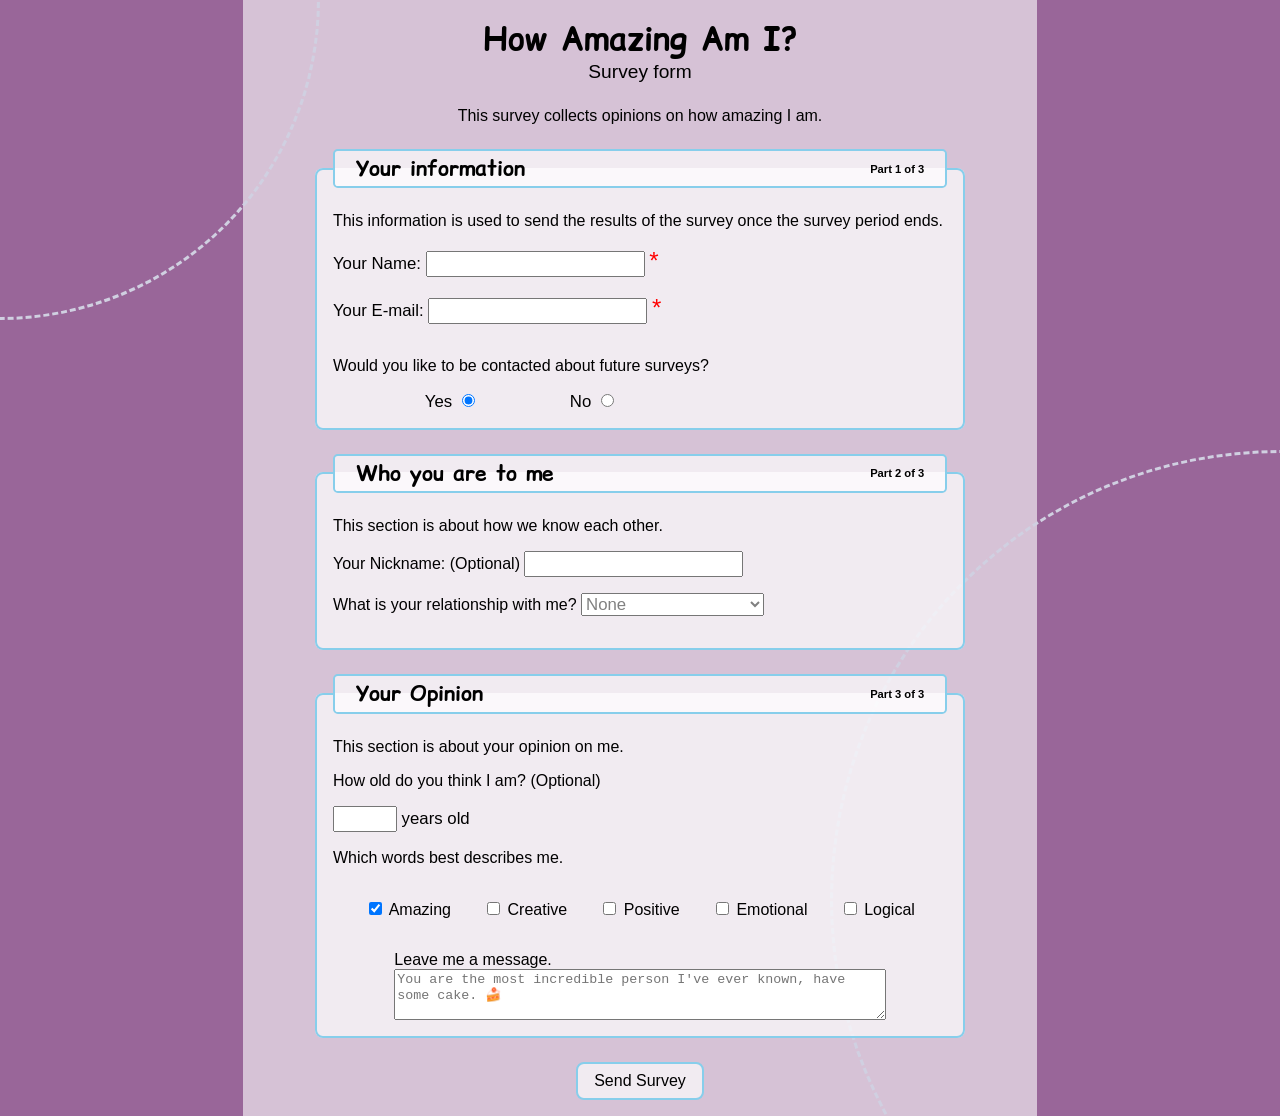
<file: survey_form/index.html>
<!DOCTYPE html>

<html lang="en">
  <head>
    <meta charset="UTF-8">
    <meta name="viewport" content="width=device-width, initial-scale=1.0">

    <meta name="description" content="A survey form to collect data about how amazing people think I am.">
    <meta name="keywords" content="survey form, have your say, I'm amazing, I'm Great, opinions,">

    <meta name="robots" content="all noarchive nocache">

    <link rel="stylesheet" href="./styles.css">

    <meta property="og:url" content="https://example.com/survey-form">
    <meta property="og:title" content="How Amazing Am I - survey form">
    <meta property="og:description" content="A survey form to collect data about how amazing people think I am.">
    <meta property="og:type" content="website">

    <meta name="application-name" content="How Amazing Am I - survey form" lang="en">
    <title>How Amazing Am I - survey form</title>

    <!-- INFO: Font: "Comic Relief" from google fonts -->
    <link rel="preconnect" href="https://fonts.googleapis.com">
    <link rel="preconnect" href="https://fonts.gstatic.com" crossorigin>
    <link href="https://fonts.googleapis.com/css2?family=Comic+Relief:wght@400;700&display=swap" rel="stylesheet">
  </head>

  <body>
    <h1><span class="main-title">How Amazing Am I?</span><span>Survey form</span></h1>
    <p>This survey collects opinions on how amazing I am.</p>

    <form method="POST" action="https://example.com">
      <fieldset>
        <legend aria-describedby="your-info">
          <span class="field-title">Your information</span>
          <span>Part 1 of 3</span>
        </legend>

        <p id="your-info">This information is used to send the results of the survey once the survey period ends.</p>

        <label for="form-name" class="required input-text">
          <span class="block">Your Name:</span>
          <input id="form-name" 
            name="name"
            type="text"
            minlength="3"
            maxlength="40"
            size="20"
            required>
        </label>

        <label for="form-email" class="required input-text">
          <span class="block">Your E-mail:</span>
          <input id="form-email"
            name="email"
            type="email"
            minlength="5"
            maxlength="40"
            size="20"
            required>
        </label>

        <div class="container-inlineblock">
          <p>Would you like to be contacted about future surveys?</p>
          <div class="container">
            <label for="form-happy-radio" class="input-text no-margin">
              Yes
              <input id="form-happy-radio" 
                name="contact-about-future-surveys" 
                type="radio" 
                value="yes" 
                checked>
            </label>

            <label for="form-sad-radio" class="input-text no-margin">
              No
              <input id="form-sad-radio" 
                name="contact-about-future-surveys" 
                type="radio" 
                value="no">
            </label>
          </div>
        </div>
      </fieldset>

      <fieldset>
        <legend aria-describedby="our-recognition">
          <span class="field-title">Who you are to me</span>
          <span>Part 2 of 3</span>
        </legend>

        <p id="our-recognition">This section is about how we know each other.</p>

        <label for="form-nick-name">
          Your Nickname:<span class="optional"></span>
          <input id="form-nick-name"
          type="text"
          maxlength="20"
          size="20">
        </label>

        <label for="form-relationship">
          What is your relationship with me?
          <select id="form-relationship" 
            class="input-text" 
            name="relationship">
            <option class="placeholder-text"
              value=""
              disabled>-- Relationship type --</option>
            <option value="none">None</option>
            <option value="aquaintance">Aquaintance</option>
            <option value="colleague">Colleague</option>
            <option value="class-mate">Class mate</option>
            <option value="firend">Friend</option>
            <option value="best-friend">Best friend</option>
            <option value="business-partner">Business partner</option>
            <option value="romantic-partner">Romantic partner</option>
            <option value="child">My child</option>
            <option value="parent">Parent</option>
            <option value="other-family-member">Other family member</option>
            <option value="other">Other</option>
          </select>
        </label>
      </fieldset> 

      <fieldset>
        <legend aria-describedby="form-opinion">
          <span class="field-title">Your Opinion</span>
          <span>Part 3 of 3</span>
        </legend>

        <p id="form-opinion">This section is about your opinion on me.</p>

        <p class="optional">How old do you think I am?</p>
        <label for="form-age" class="input-text">
            <input id="form-age"
            aria-describedby="form-age-measure"
            name="age-guess"
            type="number"
            min="0"
            max="150">
            <span id="form-age-measure">years old</span>
        </label>

        <p>Which words best describes me.</p>

        <div class="container">
          <label for="form-iam-amazing">
            <input
              id="form-iam-amazing"
              type="checkbox"
              name="amazing"
              value="describes-me"
              checked
            >
            Amazing
          </label>
          <label for="form-iam-creative">
            <input
              id="form-iam-creative"
              type="checkbox"
              name="creative"
              value="describes-me"
            >
            Creative
          </label>
          <label for="form-iam-positive">
            <input
              id="form-iam-positive"
              type="checkbox"
              name="positive"
              value="describes-me"
            >
            Positive
          </label>
          <label for="form-iam-emotional">
            <input
              id="form-iam-emotional"
              type="checkbox"
              name="emotional"
              value="describes-me"
            >
            Emotional
          </label>
          <label for="form-iam-logical">
            <input
              id="form-iam-logical"
              type="checkbox"
              name="logical"
              value="describes-me"
            >
            Logical
          </label>
        </div>

        <div>
          <label 
            for="form-message-area" 
            class="max-content no-margin">Leave me a message.</label>
          <textarea
            id="form-message-area"
            name="message-area"
            cols="40"
            rows="3"
            maxlength="50"
            placeholder="You are the most incredible person I've ever known, have some cake. 🍰"
          ></textarea>
        </div>
      </fieldset>

      <button type="submit">Send Survey</button>
    </form>

    <div class="background-style one" aria-hidden="true"></div>
    <div class="background-style two" aria-hidden="true"></div>

  </body>
</html>
</file>
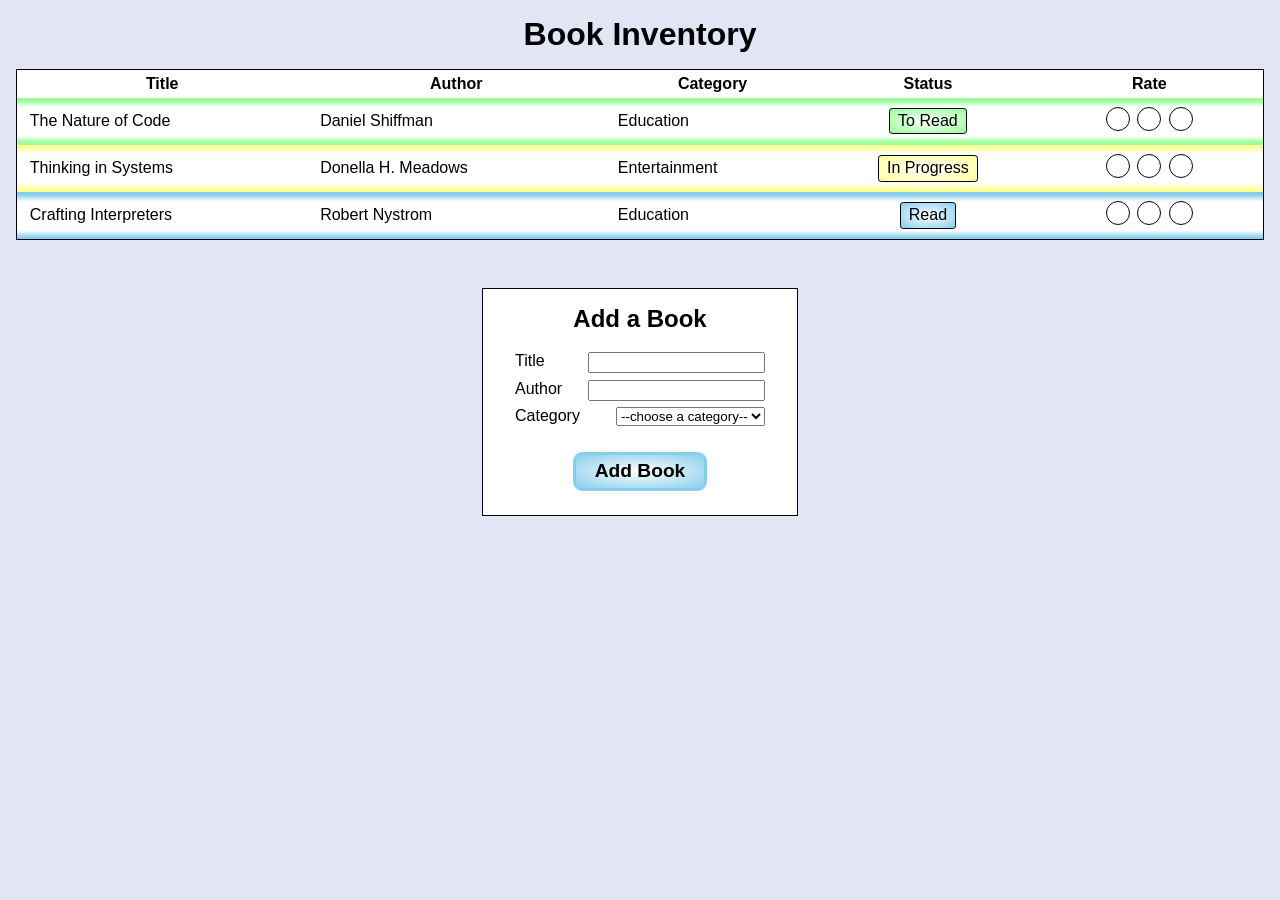
<file: cirts/inventory-app/index.html>
<!DOCTYPE html>

<html lang="en">
  <head>
    <meta charset="UTF-8">
    <meta name="viewport" content="width=device-width, initial-scale=1.0">

    <meta name="description" content="A book inventory application to keep track of books on a reading list.">
    <meta name="keywords" content="book, inventory, track, reading, progress">

    <meta name="robots" content="all noarchive nocache">

    <link rel="stylesheet" href="./styles.css">

    <meta property="og:title" content="Book Inventory">
    <meta property="og:description" content="A book inventory application to keep track of books on a reading list.">
    <meta property="og:type" content="website">

    <meta name="application-name" content="Book Inventory" lang="en">
    <title>Book Inventory</title>
  </head>

  <body>
    <!-- NOTE: Tests are to restricting, 
          they dont allow additional columns or extra areas to add 
          buttons for updating Status or rating area 
    -->

    <h1>Book Inventory</h1>
    <table>
      <thead>
        <tr>
          <th>Title</th>
          <th>Author</th>
          <th>Category</th>
          <th>Status</th>
          <th>Rate</th>
        </tr>
      </thead>
      <tbody>
        <tr class="to-read">
          <td>The Nature of Code</td>
          <td>Daniel Shiffman</td>
          <td>Education</td>
          <td>
            <span class="status">To Read</span>
          </td>
          <td>
            <span class="rate">
              <span></span>
              <span></span>
              <span></span>
            </span>
          </td>
        </tr>

        <tr id="1" class="in-progress">
          <td>Thinking in Systems</td>
          <td>Donella H. Meadows</td>
          <td>Entertainment</td>
          <td>
            <span class="status">In Progress</span>
          </td>
          <td>
            <!-- add class to element, one, two or three, if status = read -->
            <span class="rate">
              <span></span>
              <span></span>
              <span></span>
            </span>
          </td>
        </tr>

            <!-- read, to-read, in-progress -->
        <tr id="2" class="read">
          <td>Crafting Interpreters</td>
          <td>Robert Nystrom</td>
          <td>Education</td>
          <td>
            <span class="status">Read</span> 
          </td>
          <td>
            <!-- add class to element, one, two or three, if status = read -->
            <span class="rate two">
              <span></span>
              <span></span>
              <span></span>
            </span>
          </td>
        </tr>

      </tbody>
    </table>

    <form action="" method=""> <!-- TODO: update action and method to work with JS -->
      <h2>Add a Book</h2>
      <div>
        <label for="form-book-title">Title</label>
        <input 
          id="form-book-title"
          name="book-title"
          type="text"
          minlength="3"
          maxlength="50"
          size="20"
          required
        >
      </div>
      <div>
        <label for="form-book-author">Author</label>
        <input
          id="form-book-author"
          name="book-author"
          type="text"
          minlength="3"
          max-length="100"
          size="20"
          required
        >
      </div>

      <div>
        <label for="form-book-category">Category</label>
        <select 
          id="form-book-category"
          name="book-category"
          required
        >
          <option value="">--choose a category--</option>
          <hr/>
          <option value="autobiography">autobiography</option>
          <option value="education">Education</option>
          <option value="entertainment">Entertainment</option>
          <option value="other">Other</option>
        </select>
      </div>
      <input id="form-submit-book" type="submit" value="Add Book">
    </form>

  </body>
</html>
</file>
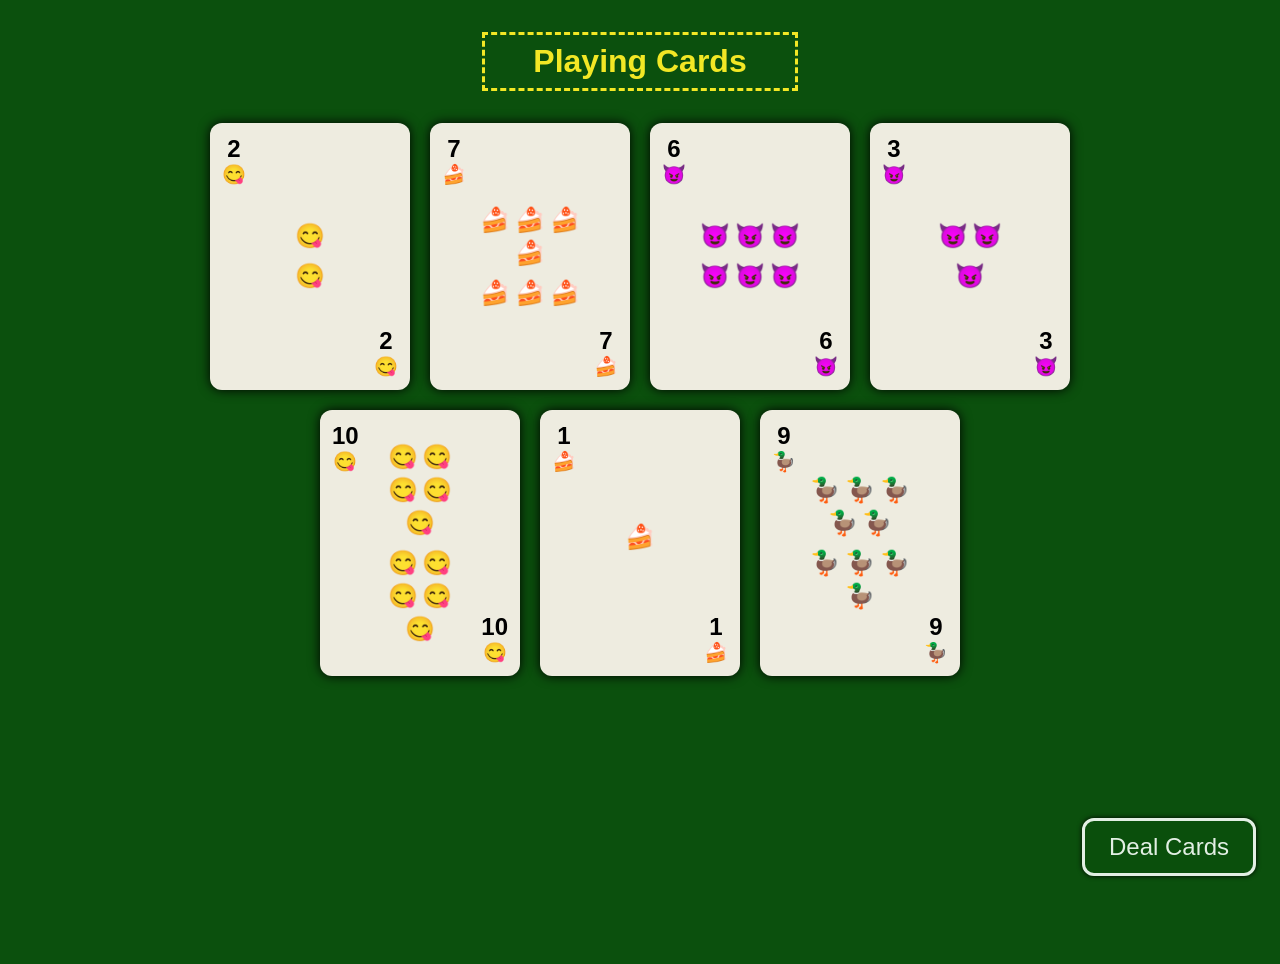
<file: cirts/playing-cards/index.html>
<!DOCTYPE html>

<html lang="en">
  <head>
    <meta charset="UTF-8">
    <meta name="viewport" content="width=device-width, initial-scale=1.0">

    <meta name="description" content="An application that generates emoji cards from 1-10.">
    <meta name="keywords" content="card, emojie, generate">

    <meta name="robots" content="all noarchive nocache">

    <link rel="stylesheet" href="./styles.css">

    <meta property="og:url" content="https://example.com/playing-cards">
    <meta property="og:title" content="Playing Cards">
    <meta property="og:description" content="An application that generates emoji cards from 1-10.">
    <meta property="og:type" content="website">

    <meta name="application-name" content="Playing Cards" lang="en">
    <title>Playing cards</title>
  </head>
  <body>
    <h1>Playing Cards</h1>

    <div class="sr-only">
      <p id="cake-emoji">A slice of cake.</p>
      <p id="devil-emoji">A mischievous grinning with horns.</p>
      <p id="face-emoji">A smiling face with closed eyes and tounge sticking out.</p>
      <p id="duck-emoji">A duck shown from the side.</p>
    </div>

    <button 
      id="deal-btn" 
      type="button"
      onclick="deal()" 
    >Deal Cards</button>
 
    <main 
      id="playing-cards"
      data-types="😋😈🦆🍰"
    >

      <div id="card1" class="card" aria-describedby="face-emoji">
        <div class="left">
          <span class="num">2</span>
          <span class="type">😋</span>
        </div>

        <div class="middle" aria-hidden="true">
          <div class="top">
            <span>😋</span>
          </div>
          <div class="bottom rotate">
            <span>😋</span>
          </div>
        </div>

        <div class="right rotate" aria-hidden="true">
          <span class="num">2</span>
          <span class="type">😋</span>
        </div>
      </div>

      <div id="card2" class="card" aria-describedby="cake-emoji">
        <div class="left">
          <span class="num">7</span>
          <span class="type">🍰</span>
        </div>

        <div class="middle" aria-hidden="true">
          <div class="top">
            <span>🍰</span>
            <span>🍰</span>
            <span>🍰</span>
            <span>🍰</span>
          </div>
          <div class="bottom rotate">
            <span>🍰</span>
            <span>🍰</span>
            <span>🍰</span>
          </div>
        </div>

        <div class="right rotate" aria-hidden="true">
          <span class="num">7</span>
          <span class="type">🍰</span>
        </div>
      </div>

      <div id="card3" class="card" aria-describedby="devil-emoji">
        <div class="left">
          <span class="num">6</span>
          <span class="type">😈</span>
        </div>

        <div class="middle" aria-hidden="true">
          <div class="top">
            <span>😈</span>
            <span>😈</span>
            <span>😈</span>
          </div>
          <div class="bottom rotate">
            <span>😈</span>
            <span>😈</span>
            <span>😈</span>
          </div>
        </div>

        <div class="right rotate" aria-hidden="true">
          <span class="num">6</span>
          <span class="type">😈</span>
        </div>
      </div>

      <div id="card4" class="card" aria-describedby="devil-emoji">
        <div class="left">
          <span class="num">3</span>
          <span class="type">😈</span>
        </div>

        <div class="middle" aria-hidden="true">
          <div class="top">
            <span>😈</span>
            <span>😈</span>
          </div>
          <div class="bottom rotate">
            <span>😈</span>
          </div>
        </div>

        <div class="right rotate" aria-hidden="true">
          <span class="num">3</span>
          <span class="type">😈</span>
        </div>
      </div>

      <div id="card5" class="card" aria-describedby="face-emoji">
        <div class="left">
          <span class="num">10</span>
          <span class="type">😋</span>
        </div>

        <div class="middle" aria-hidden="true">
          <div class="top">
            <span>😋</span>
            <span>😋</span>
            <span>😋</span>
            <span>😋</span>
            <span>😋</span>
          </div>
          <div class="bottom rotate">
            <span>😋</span>
            <span>😋</span>
            <span>😋</span>
            <span>😋</span>
            <span>😋</span>
          </div>
        </div>

        <div class="right rotate" aria-hidden="true">
          <span class="num">10</span>
          <span class="type">😋</span>
        </div>
      </div>

      <div id="card6" class="card" aria-describedby="cake-emoji">
        <div class="left">
          <span class="num">1</span>
          <span class="type">🍰</span>
        </div>

        <div class="middle" aria-hidden="true">
          <div class="top">
            <span>🍰</span>
          </div>
          <div class="bottom rotate">
          </div>
        </div>

        <div class="right rotate" aria-hidden="true">
          <span class="num">1</span>
          <span class="type">🍰</span>
        </div>
      </div>

      <div id="card7" class="card" aria-describedby="duck-emoji">
        <div class="left">
          <span class="num">9</span>
          <span class="type">🦆</span>
        </div>

        <div class="middle" aria-hidden="true">
          <div class="top">
            <span>🦆</span>
            <span>🦆</span>
            <span>🦆</span>
            <span>🦆</span>
            <span>🦆</span>
          </div>
          <div class="bottom rotate">
            <span>🦆</span>
            <span>🦆</span>
            <span>🦆</span>
            <span>🦆</span>
          </div>
        </div>

        <div class="right rotate" aria-hidden="true">
          <span class="num">9</span>
          <span class="type">🦆</span>
        </div>
      </div>
    </main>

    <script src="./script.js"></script>
  </body>
</html>
</file>
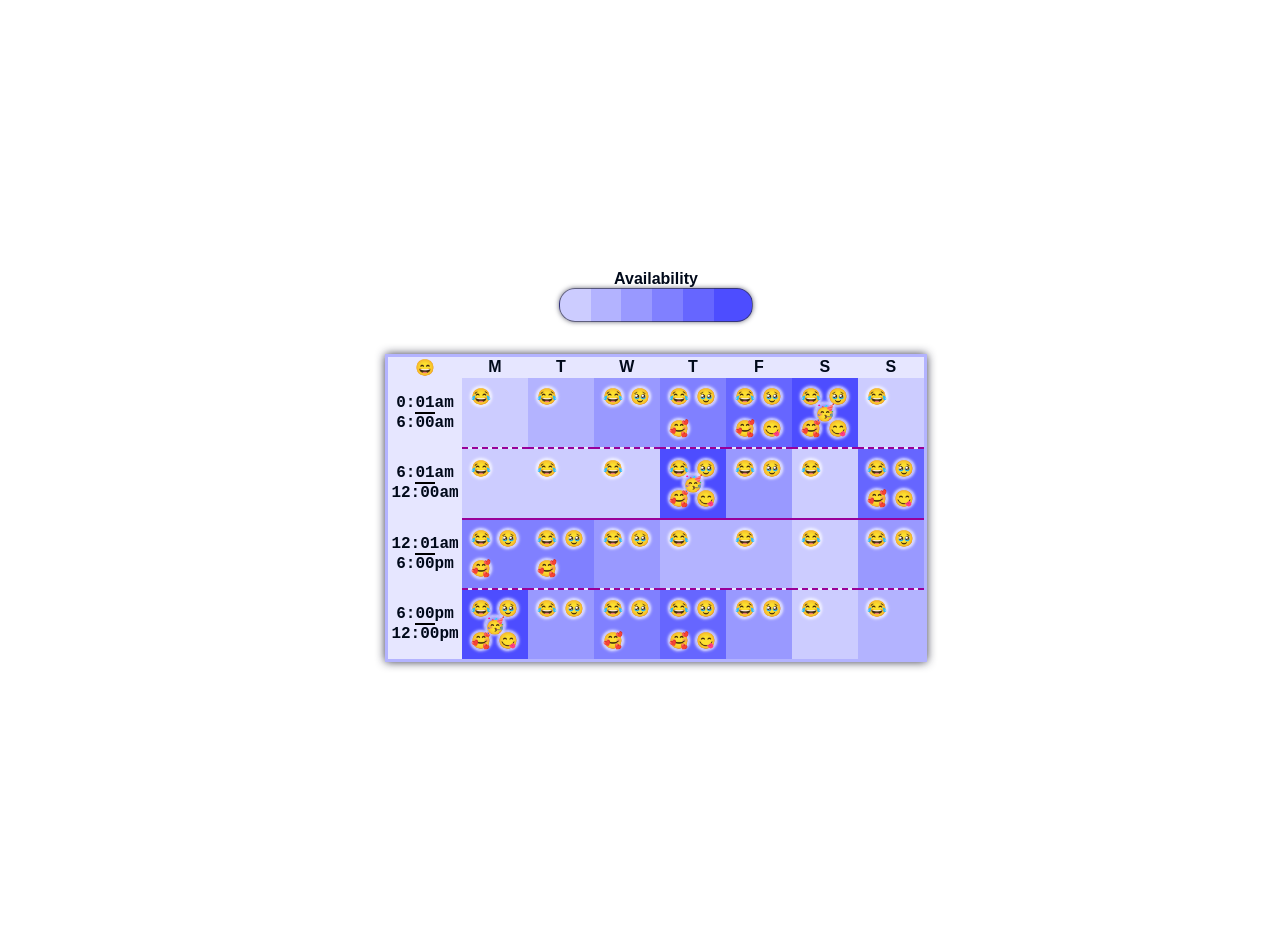
<file: labs/availablitiy-table/index.html>
<!DOCTYPE html>
<html lang="en">
<head>
    <meta charset="utf-8">
    <meta name="viewport" content="width=device-width, initial-scale=1.0">
    <title>Availability Table</title>
    <link rel="stylesheet" href="./styles.css">
</head>
<body>
  <div id="legend">
    <span>Availability</span>
    <div id="legend-gradient"></div>
  </div>
  <table>
    <tr class="table-header">
      <th aria-hidden="true">
        <div>😄</div>
      </th>
      <th>M</th>
      <th>T</th>
      <th>W</th>
      <th>T</th>
      <th>F</th>
      <th>S</th>
      <th>S</th>
    </tr>
    <tr class="half">
      <th class="time">
        <span>0:01am</span> 
        <hr>
        <span>6:00am</span>
      </th>
      <td class="available-0">
        <span>😂</span>
        <span>🥹</span>
        <span>🥰</span>
        <span>😋</span>
        <span>🥳</span>
      </td>
      <td class="available-1">
        <span>😂</span>
        <span>🥹</span>
        <span>🥰</span>
        <span>😋</span>
        <span>🥳</span>
      </td>
      <td class="available-2">
        <span>😂</span>
        <span>🥹</span>
        <span>🥰</span>
        <span>😋</span>
        <span>🥳</span>
      </td>
      <td class="available-3">
        <span>😂</span>
        <span>🥹</span>
        <span>🥰</span>
        <span>😋</span>
        <span>🥳</span>
      </td>
      <td class="available-4">
        <span>😂</span>
        <span>🥹</span>
        <span>🥰</span>
        <span>😋</span>
        <span>🥳</span>
      </td>
      <td class="available-5">
        <span>😂</span>
        <span>🥹</span>
        <span>🥰</span>
        <span>😋</span>
        <span>🥳</span>
      </td>
      <td class="available-0">
        <span>😂</span>
        <span>🥹</span>
        <span>🥰</span>
        <span>😋</span>
        <span>🥳</span>
      </td>
    </tr>
    <tr class="sharp">
      <th class="time">
          <span>6:01am</span> 
          <hr>
          <span>12:00am</span>
      </th>
      <td class="available-0">
        <span>😂</span>
        <span>🥹</span>
        <span>🥰</span>
        <span>😋</span>
        <span>🥳</span>
      </td>
      <td class="available-0">
        <span>😂</span>
        <span>🥹</span>
        <span>🥰</span>
        <span>😋</span>
        <span>🥳</span>
      </td>
      <td class="available-0">
        <span>😂</span>
        <span>🥹</span>
        <span>🥰</span>
        <span>😋</span>
        <span>🥳</span>
      </td>
      <td class="available-5">
        <span>😂</span>
        <span>🥹</span>
        <span>🥰</span>
        <span>😋</span>
        <span>🥳</span>
      </td>
      <td class="available-2">
        <span>😂</span>
        <span>🥹</span>
        <span>🥰</span>
        <span>😋</span>
        <span>🥳</span>
      </td>
      <td class="available-0">
        <span>😂</span>
        <span>🥹</span>
        <span>🥰</span>
        <span>😋</span>
        <span>🥳</span>
      </td>
      <td class="available-4">
        <span>😂</span>
        <span>🥹</span>
        <span>🥰</span>
        <span>😋</span>
        <span>🥳</span>
      </td>
  </tr>
    <tr class="half">
      <th class="time">
          <span>12:01am</span> 
          <hr>
          <span>6:00pm</span>
      </th>
      <td class="available-3">
        <span>😂</span>
        <span>🥹</span>
        <span>🥰</span>
        <span>😋</span>
        <span>🥳</span>
      </td>
      <td class="available-3">
        <span>😂</span>
        <span>🥹</span>
        <span>🥰</span>
        <span>😋</span>
        <span>🥳</span>
      </td>
      <td class="available-2">
        <span>😂</span>
        <span>🥹</span>
        <span>🥰</span>
        <span>😋</span>
        <span>🥳</span>
      </td>
      <td class="available-1">
        <span>😂</span>
        <span>🥹</span>
        <span>🥰</span>
        <span>😋</span>
        <span>🥳</span>
      </td>
      <td class="available-1">
        <span>😂</span>
        <span>🥹</span>
        <span>🥰</span>
        <span>😋</span>
        <span>🥳</span>
      </td>
      <td class="available-0">
        <span>😂</span>
        <span>🥹</span>
        <span>🥰</span>
        <span>😋</span>
        <span>🥳</span>
      </td>
      <td class="available-2">
        <span>😂</span>
        <span>🥹</span>
        <span>🥰</span>
        <span>😋</span>
        <span>🥳</span>
      </td>
    </tr>
    <tr class="sharp">
      <th class="time">
          <span>6:00pm</span> 
          <hr>
          <span>12:00pm</span>
      </th>
      <td class="available-5">
        <span>😂</span>
        <span>🥹</span>
        <span>🥰</span>
        <span>😋</span>
        <span>🥳</span>
      </td>
      <td class="available-2">
        <span>😂</span>
        <span>🥹</span>
        <span>🥰</span>
        <span>😋</span>
        <span>🥳</span>
      </td>
      <td class="available-3">
        <span>😂</span>
        <span>🥹</span>
        <span>🥰</span>
        <span>😋</span>
        <span>🥳</span>
      </td>
      <td class="available-4">
        <span>😂</span>
        <span>🥹</span>
        <span>🥰</span>
        <span>😋</span>
        <span>🥳</span>
      </td>
      <td class="available-2">
        <span>😂</span>
        <span>🥹</span>
        <span>🥰</span>
        <span>😋</span>
        <span>🥳</span>
      </td>
      <td class="available-0">
        <span>😂</span>
        <span>🥹</span>
        <span>🥰</span>
        <span>😋</span>
        <span>🥳</span>
      </td>
      <td class="available-1">
        <span>😂</span>
        <span>🥹</span>
        <span>🥰</span>
        <span>😋</span>
        <span>🥳</span>
      </td>
    </tr>
  </table>
</body>
</html>
</file>
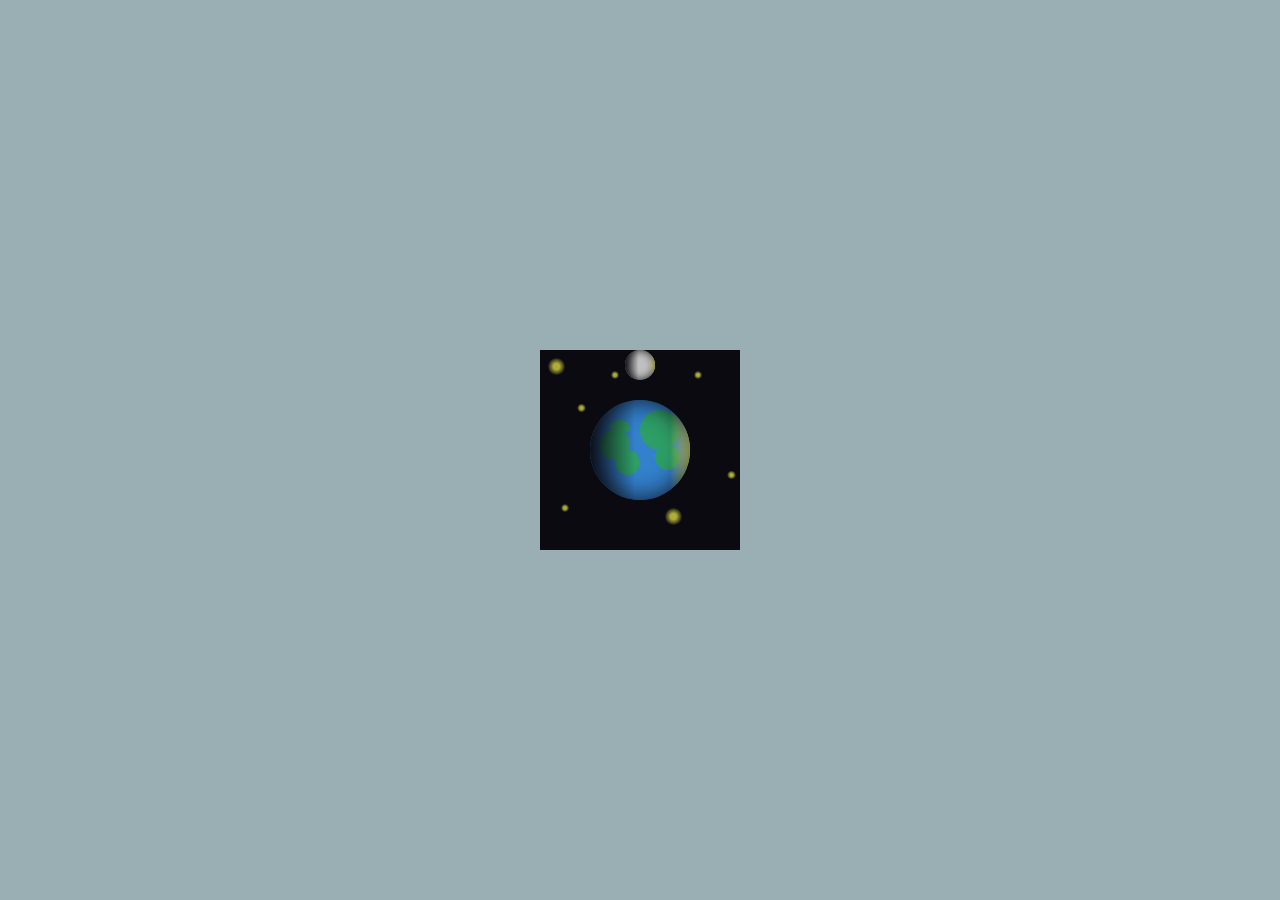
<file: labs/moon-orbit/index.html>
<!DOCTYPE html>
<html lang="en">

<head>
    <meta charset="utf-8">
    <title>Moon Orbit</title>
    <link rel="stylesheet" href="./styles.css" >
</head>
<body>
 <div class="space">

      <div class="earth">
        <div class="land">
          <div class="landmass l1"></div>
          <div class="landmass l2"></div>
          <div class="landmass l3"></div>
          <div class="landmass l4"></div>
          <div class="landmass l5"></div>
        </div>
        <div class="light large-pillow-shadow"></div>
      </div>

      <div class="orbit">
        <div class="moon"> 
          <div class="light small-pillow-shadow"></div>
        </div>
      </div>

      <div class="stars-container">
        <div class="star s1"></div>
        <div class="star s2"></div>
        <div class="star s3"></div>
        <div class="star s4"></div>
        <div class="star s5"></div>
        <div class="star s6"></div>
        <div class="star s7"></div>
      </div>
    </div>
</body>
</html>
</file>
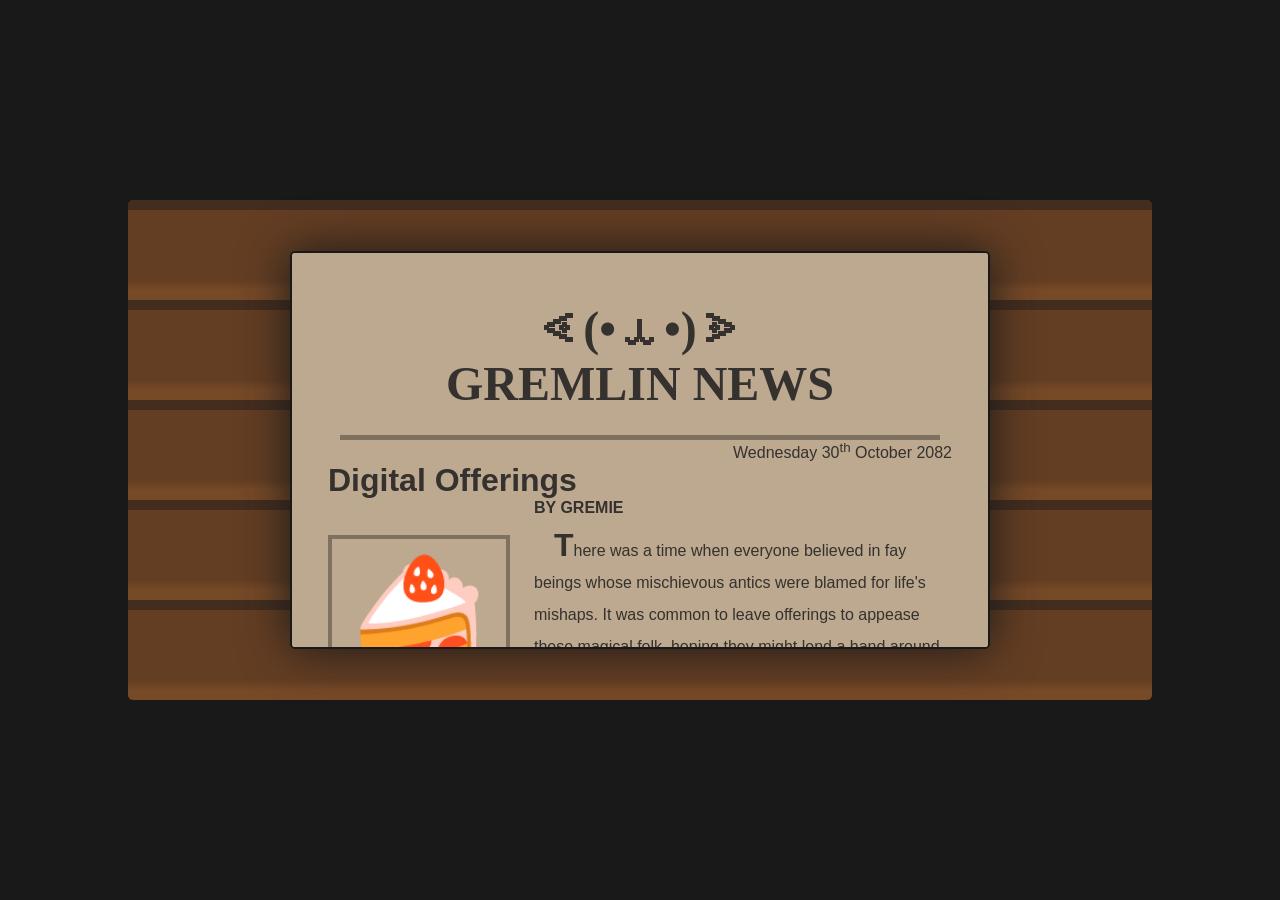
<file: labs/newspaper-artical/index.html>
<!DOCTYPE html>
<html lang="en">
  <head>
    <meta charset="utf-8">
    <meta name="viewport" content="width=device-width, initial-scale=1.0">
    <title>Newspaper Article</title>
    <link rel="stylesheet" href="./styles.css">
  </head>
  <body class="table">
    <div class="newspaper">
      <h1 class="name"><span aria-hidden="true">&ltcir;&lpar;&bullet;&dfisht;&bullet;&rpar;&gtcir;</span><span class="publisher">Gremlin News</span></h1>
      <hr>
      <p class="date"><time datetime="2083-10-30">Wednesday 30<sup>th</sup> October 2082</time></p>

      <h2 class="headline">Digital Offerings</h2>
      <span class="author">By Gremie</span>

      <div class="main-artical-image">
        🍰
      </div>
      <p class="text">There was a time when everyone believed in fay beings whose mischievous antics were blamed for life's mishaps. It was common to leave offerings to appease these magical folk, hoping they might lend a hand around the home.</p>
      <p class="text">Now in this digital age, they have largely been forgotten. Yet when the internet fails we may find themselves "praying to the internet gods."</p>
      <p class="text">If you can't explain your technology's odd behaviour, perhaps it's time to leave a digital offering once more.</p>

      <hr>

      <h3 class="sub-headline">Gremlin favourites </h3>
      <ul>
        <li>
          <ruby>
            🍯
            <rp>(</rp><rt>Honey</rt><rp>)</rp>
          </ruby>
          <p>Traditional but may result in stings during collection</p>
        </li>
        <li>
          <ruby>
            🍰
            <rp>(</rp><rt>Cake</rt><rp>)</rp>
          </ruby>
          <p>Takes time to produce but forms a bond with the gremlin that receives it.</p>
        </li>
        <li>
          <ruby>
             🍬
            <rp>(</rp><rt>Candy</rt><rp>)</rp>
          </ruby>
          <p>Appreciated but often leads to hyperactive gremlins</p>
        </li>
      </ul>
    </div>
  </body>
</html>
</file>
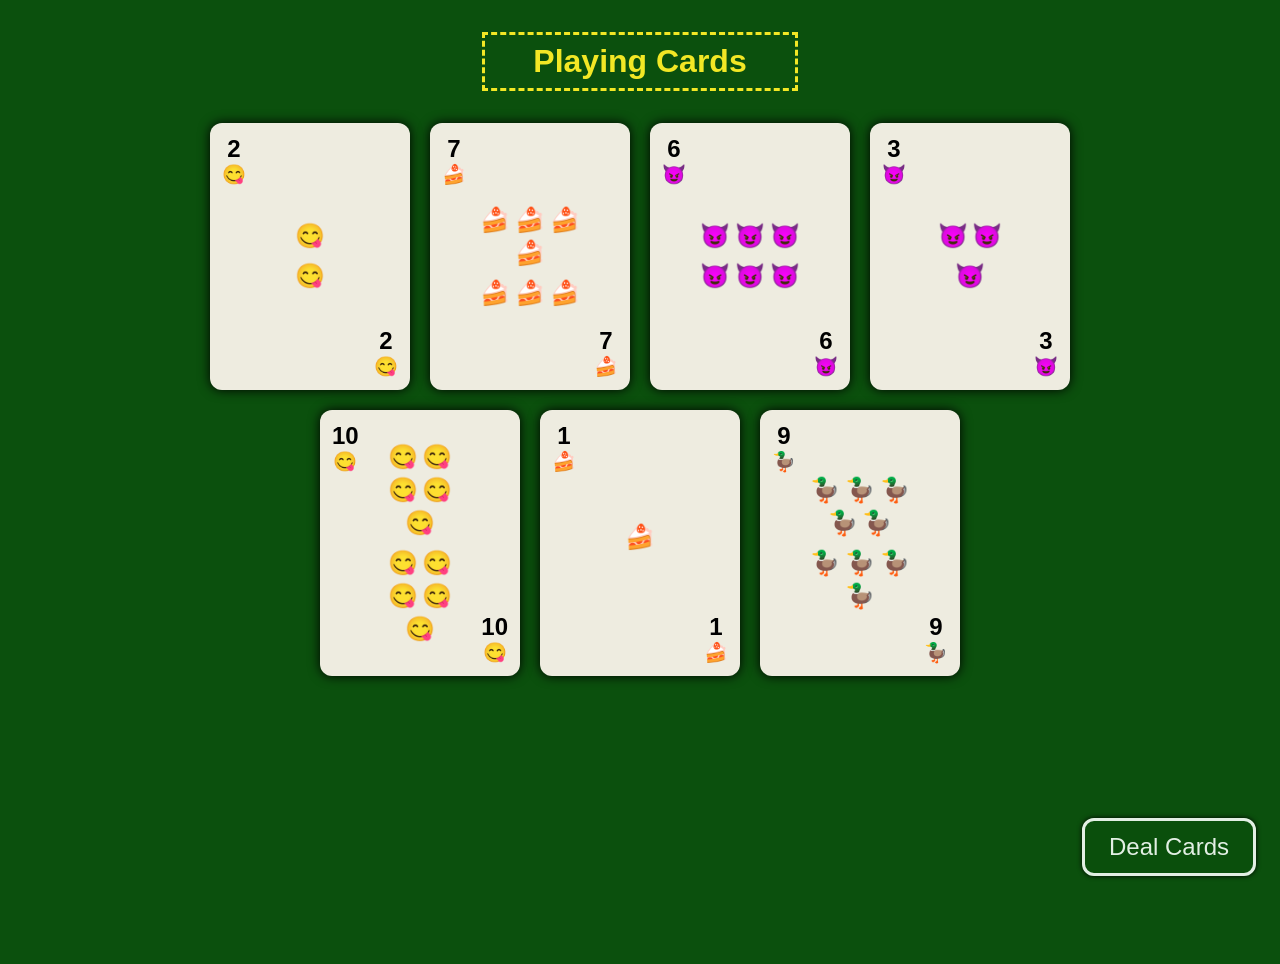
<file: cirts/playing-cards/submission/index.html>
<!DOCTYPE html>

<html lang="en">
  <head>
    <meta charset="UTF-8">
    <meta name="viewport" content="width=device-width, initial-scale=1.0">

    <meta name="description" content="An application that generates emoji cards from 1-10.">
    <meta name="keywords" content="card, emojie, generate">

    <meta name="robots" content="all noarchive nocache">

    <link rel="stylesheet" href="./styles.css">

    <meta property="og:url" content="https://example.com/playing-cards">
    <meta property="og:title" content="Playing Cards">
    <meta property="og:description" content="An application that generates emoji cards from 1-10.">
    <meta property="og:type" content="website">

    <meta name="application-name" content="Playing Cards" lang="en">
    <title>Playing cards</title>
  </head>
  <body>
    <h1>Playing Cards</h1>

    <div class="sr-only">
      <p id="cake-emoji">A slice of cake.</p>
      <p id="devil-emoji">A mischievous grinning with horns.</p>
      <p id="face-emoji">A smiling face with closed eyes and tounge sticking out.</p>
      <p id="duck-emoji">A duck shown from the side.</p>
    </div>

    <button 
      id="deal-btn" 
      type="button"
      onclick="deal()" 
    >Deal Cards</button>
 
    <main 
      id="playing-cards"
      data-types="😋😈🦆🍰"
    >

      <div id="card1" class="card" aria-describedby="face-emoji">
        <div class="left">
          <span class="num">2</span>
          <span class="type">😋</span>
        </div>

        <div class="middle" aria-hidden="true">
          <div class="top">
            <span>😋</span>
          </div>
          <div class="bottom rotate">
            <span>😋</span>
          </div>
        </div>

        <div class="right rotate" aria-hidden="true">
          <span class="num">2</span>
          <span class="type">😋</span>
        </div>
      </div>

      <div id="card2" class="card" aria-describedby="cake-emoji">
        <div class="left">
          <span class="num">7</span>
          <span class="type">🍰</span>
        </div>

        <div class="middle" aria-hidden="true">
          <div class="top">
            <span>🍰</span>
            <span>🍰</span>
            <span>🍰</span>
            <span>🍰</span>
          </div>
          <div class="bottom rotate">
            <span>🍰</span>
            <span>🍰</span>
            <span>🍰</span>
          </div>
        </div>

        <div class="right rotate" aria-hidden="true">
          <span class="num">7</span>
          <span class="type">🍰</span>
        </div>
      </div>

      <div id="card3" class="card" aria-describedby="devil-emoji">
        <div class="left">
          <span class="num">6</span>
          <span class="type">😈</span>
        </div>

        <div class="middle" aria-hidden="true">
          <div class="top">
            <span>😈</span>
            <span>😈</span>
            <span>😈</span>
          </div>
          <div class="bottom rotate">
            <span>😈</span>
            <span>😈</span>
            <span>😈</span>
          </div>
        </div>

        <div class="right rotate" aria-hidden="true">
          <span class="num">6</span>
          <span class="type">😈</span>
        </div>
      </div>

      <div id="card4" class="card" aria-describedby="devil-emoji">
        <div class="left">
          <span class="num">3</span>
          <span class="type">😈</span>
        </div>

        <div class="middle" aria-hidden="true">
          <div class="top">
            <span>😈</span>
            <span>😈</span>
          </div>
          <div class="bottom rotate">
            <span>😈</span>
          </div>
        </div>

        <div class="right rotate" aria-hidden="true">
          <span class="num">3</span>
          <span class="type">😈</span>
        </div>
      </div>

      <div id="card5" class="card" aria-describedby="face-emoji">
        <div class="left">
          <span class="num">10</span>
          <span class="type">😋</span>
        </div>

        <div class="middle" aria-hidden="true">
          <div class="top">
            <span>😋</span>
            <span>😋</span>
            <span>😋</span>
            <span>😋</span>
            <span>😋</span>
          </div>
          <div class="bottom rotate">
            <span>😋</span>
            <span>😋</span>
            <span>😋</span>
            <span>😋</span>
            <span>😋</span>
          </div>
        </div>

        <div class="right rotate" aria-hidden="true">
          <span class="num">10</span>
          <span class="type">😋</span>
        </div>
      </div>

      <div id="card6" class="card" aria-describedby="cake-emoji">
        <div class="left">
          <span class="num">1</span>
          <span class="type">🍰</span>
        </div>

        <div class="middle" aria-hidden="true">
          <div class="top">
            <span>🍰</span>
          </div>
          <div class="bottom rotate">
          </div>
        </div>

        <div class="right rotate" aria-hidden="true">
          <span class="num">1</span>
          <span class="type">🍰</span>
        </div>
      </div>

      <div id="card7" class="card" aria-describedby="duck-emoji">
        <div class="left">
          <span class="num">9</span>
          <span class="type">🦆</span>
        </div>

        <div class="middle" aria-hidden="true">
          <div class="top">
            <span>🦆</span>
            <span>🦆</span>
            <span>🦆</span>
            <span>🦆</span>
            <span>🦆</span>
          </div>
          <div class="bottom rotate">
            <span>🦆</span>
            <span>🦆</span>
            <span>🦆</span>
            <span>🦆</span>
          </div>
        </div>

        <div class="right rotate" aria-hidden="true">
          <span class="num">9</span>
          <span class="type">🦆</span>
        </div>
      </div>
    </main>

    <script>
      let mainEl = document.getElementById('playing-cards')
      const DeckRange = 10;
      const CardTypes = getTypes(mainEl.getAttribute('data-types'));
      const DeckSize = 7;

      // returns an array of emojies - emojies count as more than one charactor when indexing
      function getTypes(str) { 
        // check for bad types
        if (typeof str === 'undefined') {
          console.log(`WARNING: getTypes() was given undefined value`); 
          return [];
        }
        if (str === null) {
          console.log(`WARNING: getTypes() was given null value`); 
          return [];
        }
        // split emoji string into array
        let emojiArr = [...str];

        return emojiArr;
      }

      // creates a string of emojies in span elements
      function getEmojiHTMLString(emoji, num) {
        let str = "";
        for (let i = 0; i < num; i++) {
          str += `<span>${emoji}</span>`;
        }
        return str;
      }

      // generates and populates one card 
      function newCard(cardId) {
        let typeIndex = Math.floor(Math.random() * CardTypes.length);
        let type = CardTypes[typeIndex];
        let num = Math.floor(Math.random() * DeckRange) + 1;

        let card = document.getElementById(cardId);
        switch (type) {
          case "😋":
            card.setAttribute("aria-describedby", "face-emoji");
            break;
          case "😈":
            card.setAttribute("aria-describedby", "devil-emoji");
            break;
          case "🦆":
            card.setAttribute("aria-describedby", "duck-emoji");
            break;
          case "🍰":
            card.setAttribute("aria-describedby", "cake-emoji");
            break;
          default:
            console.log("Error: aria-describedby not updated...")
        }

        let numArr = document.querySelectorAll(`#${cardId} .num`);
        for (let i = 0; i < numArr.length; i++ ) {
          numArr[i].innerHTML = `${num}`;
        }

        let typeArr = document.querySelectorAll(`#${cardId} .type`); 
        // set new type
        for (let i = 0; i < typeArr.length; i++) {
          typeArr[i].innerHTML = CardTypes[typeIndex];
        }

        // set top and bottom areas to emoji strings representing the card number
        let top = Math.ceil(num / 2);
        let bottom = num - top;

        let topStr = getEmojiHTMLString(CardTypes[typeIndex], top);
        let bottomStr = getEmojiHTMLString(CardTypes[typeIndex], bottom);
        document.querySelector(`#${cardId} .top`).innerHTML = topStr;
        document.querySelector(`#${cardId} .bottom`).innerHTML = bottomStr;
      }

      function deal() {
        // loop cards and repopulate
        for (let i = 1; i <= DeckSize; i++) {
          newCard(`card${i}`);
        }
      }
    </script>

  </body>
</html>
</file>
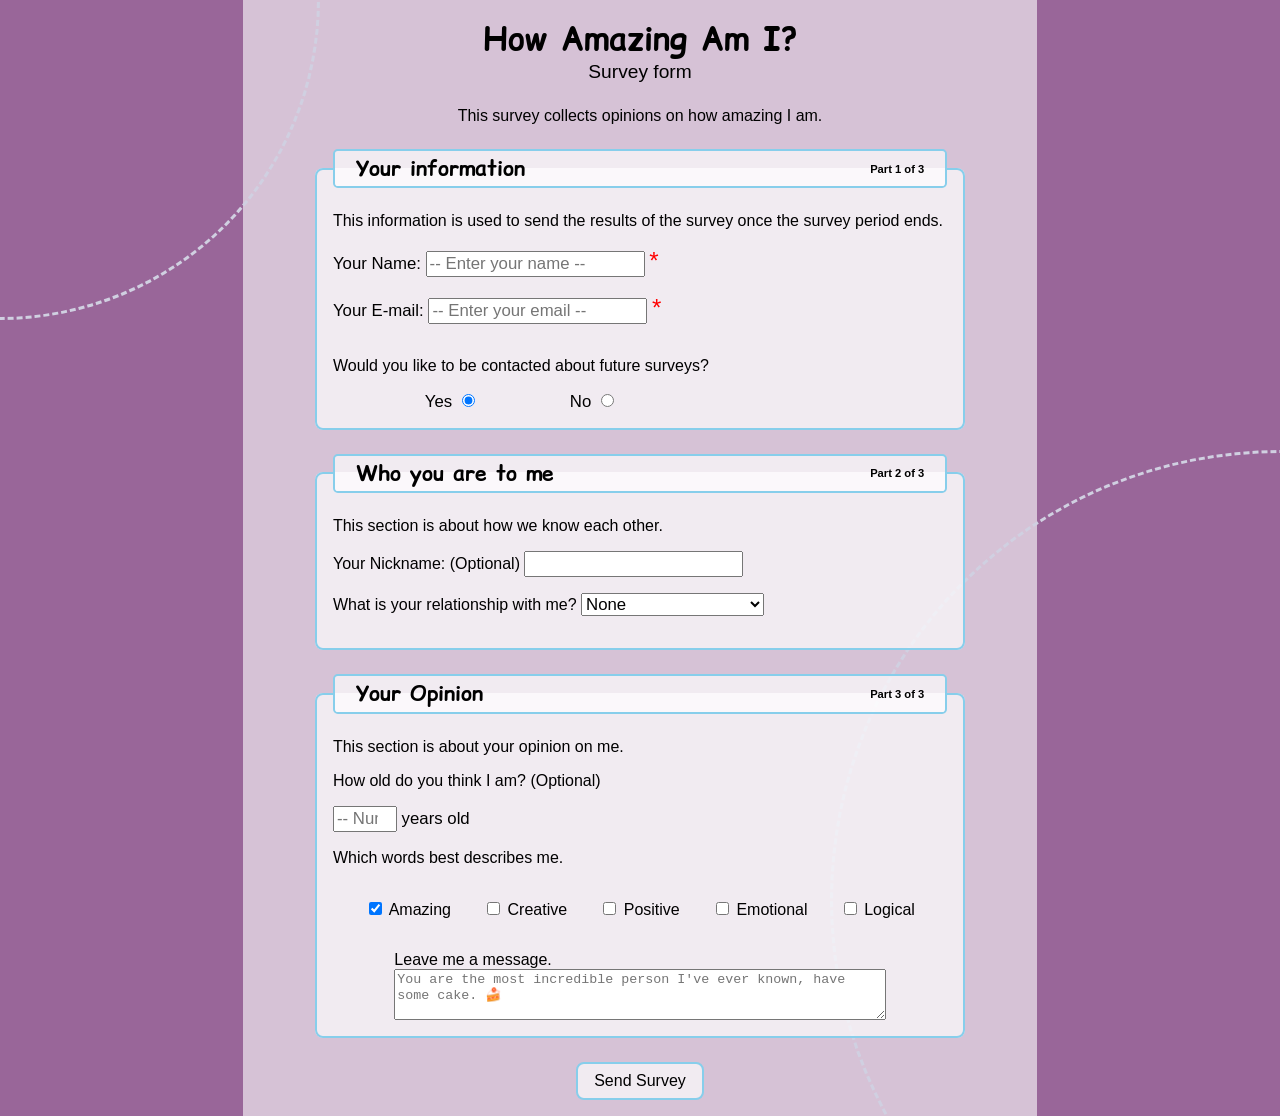
<file: survey_form/submission.html>
<!DOCTYPE html>
<html lang="en">

<head>
  <meta charset="UTF-8">
  <meta name="viewport" content="width=device-width, initial-scale=1.0">
  <meta name="description" content="A survey form to collect data about how amazing people think I am.">
  <link rel="stylesheet" href="./styles.css">
  <title>How Amazing Am I - survey form</title>
  <!-- INFO: Font: "Comic Relief" from google fonts -->
  <link rel="preconnect" href="https://fonts.googleapis.com">
  <link rel="preconnect" href="https://fonts.gstatic.com" crossorigin>
  <link href="https://fonts.googleapis.com/css2?family=Comic+Relief:wght@400;700&display=swap" rel="stylesheet">
  <style>
    :root {
      --backup-bg-color: #996699;
      --body-bg-color: #ffffff99;
      --fieldset-bg-color: #ffffffaa;
      --fieldset-legend-bg-color: #ffffffaa;

      --fieldset-border-color: skyblue;
      --decoration-border-color1: #d0d0e1;
      --decoration-border-color2: #d0d0e1;

      --primary-text-color: black;
      --placeholder-text-color: grey;

      --REQUIRED-text-color: red;
    }

    html {
      box-sizing: border-box;
      background: var(--backup-bg-color);
    }

    html * {
      box-sizing: inherit;
    }

    body {
      font-family: sans-serif;
      color: var(--primary-text-color);
      margin: 0 auto;
      padding: 1em;
      max-width: 210mm;
      /* INFO: Width of an A4 page */
      min-height: 100vh;
      background: var(--body-bg-color);
    }

    button {
      font-size: inherit;
    }

    body,
    form {
      display: flex;
      flex-direction: column;
      align-items: center;
      gap: 1.5em;
    }

    body {
      padding: 1.5em 1em;
    }

    h1 {
      display: flex;
      flex-direction: column;
      align-items: center;
      margin: 0;
    }

    h1>span:last-of-type {
      font-size: 1.2rem;
      font-weight: normal;
    }

    .main-title {
      font-family: "Comic Relief";
      font-weight: 700;
    }

    h1+p {
      margin: 0;
      text-align: center;
    }

    fieldset {
      width: 100%;
      padding: 0.5em 1em 1em 1em;
      border-radius: 0.5em;
    }

    fieldset,
    fieldset>legend,
    button[type="submit"] {
      background: var(--fieldset-bg-color);
      border: 2px solid var(--fieldset-border-color);
    }

    button[type="submit"] {
      padding: 0.5em 1em;
      border-radius: 0.5em;
      font-style: bold;
    }

    fieldset>legend {
      display: flex;
      justify-content: space-between;
      flex-wrap: wrap;
      gap: 0.5em;
      width: 100%;
      padding: 0.2em 0.5em;
      border-radius: 0.3em;
    }

    fieldset>legend>span {
      display: flex;
      align-items: center;
      font-weight: bold;
      font-size: 0.7rem;
    }

    .field-title {
      display: inline-block;
      font-family: "Comic Relief";
      font-weight: 700;
      font-size: 1.3rem;
    }

    label {
      display: block;
      margin: 1em 0;
    }

    div:has(textarea) {
      margin: 1em auto 0 auto;
      width: min-content;
    }

    .max-content {
      width: max-content;
    }

    textarea {
      display: block;
      max-width: 500px;
    }

    .no-margin {
      margin: 0;
    }

    .container {
      display: flex;
      justify-content: space-evenly;
      flex-flow: row wrap;
    }

    .container-inlineblock {
      display: inline-block;
    }

    .input-text,
    input {
      font-size: 1.05rem;
    }

    #form-relationship {
      color: var(--placeholder-text-color);
    }

    .required::after {
      content: " *";
      color: var(--REQUIRED-text-color);
      font-size: 1.5rem;
    }

    .optional::after {
      content: " (Optional)"
    }

    body> :not(.background-style) {
      position: relative;
      z-index: 1;
    }

    .background-style {
      position: fixed;
      z-index: 0;
      border: 3px dashed var(--decoration-border-color1);
      border-radius: 50%;
    }

    .background-style.one {
      width: 100vw;
      height: 100vw;
      top: 0;
      left: 0;
      transform: translate(-50%, -50%);
    }

    .background-style.two {
      width: 50vh;
      height: 50vh;
      bottom: 0;
      right: 0;
      border-color: var(--decoration-border-color2);
      transform: translate(50%, 50%);
    }

    @media screen and (max-width: 410px) {
      span.block {
        display: block;
      }
    }

    @media screen and (min-width: 340px) {
      div:has(textarea) {
        width: 80%;
      }

      textarea {
        width: 100%;
      }
    }

    @media only screen and (orientation: landscape) {
      body {
        padding: 1em 2em;
      }

      fieldset>legend {
        padding: 0.2em 1.3em;
      }

      .background-style.one {
        width: 50vw;
        height: 50vw;
      }

      .background-style.two {
        width: 100vh;
        height: 100vh;
      }
    }
  </style>
</head>

<body>
  <h1 id="title">
    <span class="main-title">How Amazing Am I?</span>
    <span>Survey form</span>
  </h1>
  <p id="description">This survey collects opinions on how amazing I am.</p>

  <form id="survey-form" method="POST" action="https://example.com">
    <fieldset>
      <legend aria-describedby="your-info">
        <span class="field-title">Your information</span>
        <span>Part 1 of 3</span>
      </legend>

      <p id="your-info">This information is used to send the results of the survey once the survey period ends.</p>

      <label id="name-label" for="name" class="required input-text">
          <span class="block">Your Name:</span>
          <input id="name" 
            name="name"
            type="text"
            minlength="3"
            maxlength="40"
            size="20"
            required
            placeholder="-- Enter your name --">
        </label>

      <label id="email-label" for="email" class="required input-text">
          <span class="block">Your E-mail:</span>
          <input id="email"
            name="email"
            type="email"
            minlength="5"
            maxlength="40"
            size="20"
            required
            placeholder="-- Enter your email --">
        </label>

      <div class="container-inlineblock">
        <p>Would you like to be contacted about future surveys?</p>
        <div class="container">
          <label for="form-happy-radio" class="input-text no-margin">
              Yes
              <input id="form-happy-radio" 
                name="contact-about-future-surveys" 
                type="radio" 
                value="yes" 
                checked>
            </label>

          <label for="form-sad-radio" class="input-text no-margin">
              No
              <input id="form-sad-radio" 
                name="contact-about-future-surveys" 
                type="radio" 
                value="no">
            </label>
        </div>
      </div>
    </fieldset>
    <fieldset>
      <legend aria-describedby="our-recognition">
        <span class="field-title">Who you are to me</span>
        <span>Part 2 of 3</span>
      </legend>

      <p id="our-recognition">This section is about how we know each other.</p>

      <label for="form-nick-name">
          Your Nickname:<span class="optional"></span>
          <input id="form-nick-name"
          type="text"
          maxlength="20"
          size="20">
        </label>

      <label for="dropdown">
          What is your relationship with me?
          <select id="dropdown" 
            class="input-text" 
            name="relationship">
            <option class="placeholder-text"
              value=""
              disabled>-- Relationship type --</option>
            <option value="none">None</option>
            <option value="aquaintance">Aquaintance</option>
            <option value="colleague">Colleague</option>
            <option value="class-mate">Class mate</option>
            <option value="firend">Friend</option>
            <option value="best-friend">Best friend</option>
            <option value="business-partner">Business partner</option>
            <option value="romantic-partner">Romantic partner</option>
            <option value="child">My child</option>
            <option value="parent">Parent</option>
            <option value="other-family-member">Other family member</option>
            <option value="other">Other</option>
          </select>
        </label>
    </fieldset>
    <fieldset>
      <legend aria-describedby="form-opinion">
        <span class="field-title">Your Opinion</span>
        <span>Part 3 of 3</span>
      </legend>

      <p id="form-opinion">This section is about your opinion on me.</p>

      <p class="optional">How old do you think I am?</p>
      <label id="number-label" for="number" class="input-text">
            <input id="number"
            aria-describedby="form-age-measure"
            name="age-guess"
            type="number"
            min="0"
            max="150"
            placeholder="-- Num --">
            <span id="form-age-measure">years old</span>
        </label>

      <p>Which words best describes me.</p>

      <div class="container">
        <label for="form-iam-amazing">
            <input
              id="form-iam-amazing"
              type="checkbox"
              name="amazing"
              value="describes-me"
              checked
            >
            Amazing
          </label>
        <label for="form-iam-creative">
            <input
              id="form-iam-creative"
              type="checkbox"
              name="creative"
              value="describes-me"
            >
            Creative
          </label>
        <label for="form-iam-positive">
            <input
              id="form-iam-positive"
              type="checkbox"
              name="positive"
              value="describes-me"
            >
            Positive
          </label>
        <label for="form-iam-emotional">
            <input
              id="form-iam-emotional"
              type="checkbox"
              name="emotional"
              value="describes-me"
            >
            Emotional
          </label>
        <label for="form-iam-logical">
            <input
              id="form-iam-logical"
              type="checkbox"
              name="logical"
              value="describes-me"
            >
            Logical
          </label>
      </div>
      <div>
        <label
            for="form-message-area"
            class="max-content no-margin">Leave me a message.</label>
        <textarea
            id="form-message-area"
            name="message-area"
            cols="40"
            rows="3"
            maxlength="50"
            placeholder="You are the most incredible person I've ever known, have some cake. 🍰"
          ></textarea>
      </div>
    </fieldset>

    <button id="submit" type="submit">Send Survey</button>
  </form>
  <div class="background-style one" aria-hidden="true"></div>
  <div class="background-style two" aria-hidden="true"></div>
</body>

</html>
</file>
<file: survey_form/styles.css>
:root {
  --backup-bg-color: #996699;
  --body-bg-color: #ffffff99;
  --fieldset-bg-color: #ffffffaa;
  --fieldset-legend-bg-color: #ffffffaa; 

  --fieldset-border-color: skyblue;
  --decoration-border-color1: #d0d0e1;
  --decoration-border-color2: #d0d0e1;

  --primary-text-color: black;
  --placeholder-text-color: grey;

  --REQUIRED-text-color: red;
}

/*    +-----------------+
 *    |  NORMILISATION  |
 *    +-----------------+
*/

html {
  box-sizing: border-box;
  background: var(--backup-bg-color);
}
html * {
  box-sizing: inherit;
}

body { 
  font-family: sans-serif;
  color: var(--primary-text-color);
  margin: 0 auto;
  padding: 1em;
  max-width: 210mm;   /* INFO: Width of an A4 page */
  min-height: 100vh;
  background: var(--body-bg-color);
}

button {
  font-size: inherit;
}


/*    +---------------+
 *    |  MAIN STYLES  |
 *    +---------------+
*/

body, form {
  display: flex;
  flex-direction: column;
  align-items: center;
  gap: 1.5em;
}
body {
  padding: 1.5em 1em;
}

h1 {
  display: flex;
  flex-direction: column;
  align-items: center;
  margin: 0;

}
h1 > span:last-of-type {
  font-size: 1.2rem;
  font-weight: normal;
}
.main-title {
  font-family: "Comic Relief";
  font-weight: 700;
}

h1 + p {
  margin: 0;
  text-align: center;
}

fieldset {
  width: 100%;
  padding: 0.5em 1em 1em 1em; 
  border-radius: 0.5em;
}
fieldset, fieldset > legend, button[type="submit"] {
  background: var(--fieldset-bg-color);
  border: 2px solid var(--fieldset-border-color);
}
button[type="submit"] {
  padding: 0.5em 1em;
  border-radius: 0.5em;
  font-style: bold;
}
fieldset > legend {
  display: flex;
  justify-content: space-between;
  flex-wrap: wrap;
  gap: 0.5em;
  width: 100%;
  padding: 0.2em 0.5em;
  border-radius: 0.3em;
}
fieldset > legend > span {
  display: flex;
  align-items: center;
  font-weight: bold;
  font-size: 0.7rem;
}
.field-title {
  display: inline-block;
  font-family: "Comic Relief";
  font-weight: 700;
  font-size: 1.3rem;
}

label {
  display: block;
  margin: 1em 0;
}

div:has(textarea) {
  margin: 1em auto 0 auto;
  width: min-content;
}
.max-content {
  width: max-content;
}
textarea {
  display: block;
  max-width: 500px;
}

.no-margin {
  margin: 0;
}
.container {
  display: flex;
  justify-content: space-evenly;
  flex-flow: row wrap;
}
.container-inlineblock {
  display: inline-block;
}

.input-text, input {
  font-size: 1.05rem;
}

#form-relationship {
  color: var(--placeholder-text-color);
}


.required::after {
  content: " *";
  color: var(--REQUIRED-text-color);
  font-size: 1.5rem;
}
.optional::after {
  content: " (Optional)"
}


/*    +-----------------------+
 *    |  DECROITIVE ELEMENTS  |
 *    +-----------------------+
*/

body > :not(.background-style) {
  position: relative;
  z-index: 1;
}

.background-style {
  position: fixed;
  z-index: 0;
  border: 3px dashed var(--decoration-border-color1);
  border-radius: 50%;
}
.background-style.one {
  width: 100vw;
  height: 100vw;
  top: 0;
  left: 0;
  transform: translate(-50%, -50%);
}
.background-style.two {
  width: 50vh;
  height: 50vh;
  bottom: 0;
  right: 0;
  border-color: var(--decoration-border-color2);
  transform: translate(50%, 50%);
}


/*    +----------------+
 *    |  SCREEN SIZES  |
 *    +----------------+
*/

@media screen and (max-width: 410px) {
  span.block {
    display: block;
  }
}

@media screen and (min-width: 340px) {
  div:has(textarea) {
    width: 80%;
  }
  textarea {
    width: 100%;
  }
}


/* INFO: Horizontal styles */

@media only screen and (orientation: landscape) {
  body {
    padding: 1em 2em;
  }
  fieldset > legend {
    padding: 0.2em 1.3em;
  }
  .background-style.one {
    width: 50vw;
    height: 50vw;
  }
  .background-style.two {
    width: 100vh;
    height: 100vh;
  }
}
</file>
<file: cirts/inventory-app/styles.css>
:root {
  --main-bg-color: #e1e5f4;
  --area-bg-color: white;
  --main-text-color: black;
  --main-border-color: #00001a;

  --row-base-color: var(--area-bg-color);
  --row-toread-color: #99ff99;
  --row-inprogress-color: #ffff99;
  --row-read-color: skyblue;

  --status-border-color: #00001a;
  --status-toread-bg-color: #99ff99;
  --status-inprogress-bg-color: #ffff99;
  --status-read-bg-color: skyblue;

  --rate-empty-color: var(--row-base-color);
  --rate-full-color: yellow;
  --rate-border-color: #00001a;

  --button-bg-color: skyblue;
  --button-text-color: var(--main-text-color);
  --button-border-color: skyblue;
  --button-bg-color-hover: #99ff99;
  --button-border-color-active: #99ff99;
}

/*    +-----------------+
 *    |  NORMILISATION  |
 *    +-----------------+
*/
 
html {
  box-sizing: border-box;
}
html * {
  box-sizing: inherit;
  margin: 0;
}

body {
  display: flex;
  gap: 1em;
  flex-flow: column wrap;
  margin: 0;
  padding: 1em;
  width: 100%;
  min-height: 100vh;
  font-family: sans-serif;
  color: var(--main-text-color);
  background: var(--main-bg-color);
}
span {
  display: inline-block;
}
form {
  display: flex;
  flex-flow: column wrap;
  align-items: center;
  margin: 2rem auto;
  padding: 1em 2em;
  background: var(--area-bg-color);
  border: 1px solid var(--main-border-color);
}
h2 {
  text-align: center;
  margin-bottom: 0.8em;
}

/*    +---------------+
 *    |  MAIN STYLES  |
 *    +---------------+
*/

h1 {
  text-align: center;
}
table {
  border-collapse: collapse;
  background: var(--row-base-color);
  border: 1px solid var(--main-border-color);
}
td, th {
  padding: 0.3em 0.8em;
}
span[class="status"], span[class^="rate"] {
  height: min-content;
  width: max-content;
  padding: 0.2em 0.5em;
}
span[class^="rate"] > span {
  margin: 0.1em;
  height: 1.5em;
  width: 1.5em;
  border: 1px solid var(--rate-border-color);
  border-radius: 50%;
  background-color: var(--rate-empty-color);
}

tr[class="to-read"] {
  background-image: linear-gradient(
    var(--row-toread-color) 0% 5%,
    var(--row-base-color) 20% 80%,
    var(--row-toread-color) 95% 100%
  );
}
tr[class="in-progress"] {
  background-image: linear-gradient(
    var(--row-inprogress-color) 0% 5%,
    var(--row-base-color) 20% 80%,
    var(--row-inprogress-color) 95% 100%
  );
}
tr[class="read"] {
  background-image: linear-gradient(
    var(--row-read-color) 0% 5%,
    var(--row-base-color) 20% 80%,
    var(--row-read-color) 95% 100%
  );
}

td:has([class="status"]), td:has([class^="rate"]) {
  text-align: center;
}
tr[class="to-read"] span[class="status"] {
  background-image: radial-gradient(
    var(--row-base-color),
    var(--status-toread-bg-color)
  );
  border: 1px solid var(--status-border-color);
  border-radius: 0.2em;
}
tr[class="in-progress"] span[class="status"] {
  background-image: radial-gradient(
    var(--row-base-color),
    var(--status-inprogress-bg-color)
  );
  border: 1px solid var(--status-border-color);
  border-radius: 0.2em;
}
tr[class="read"] span[class="status"] {
  background-image: radial-gradient(
    var(--row-base-color),
    var(--status-read-bg-color)
  );
  border: 1px solid var(--status-border-color);
  border-radius: 0.2em;
}

span[class~="one"] > span:first-child {
  background-image: linear-gradient(
    var(--rate-full-color)
  );
}

span[class~="two"] > span:first-child,
span[class~="two"] > span:nth-child(2) {
  background-image: linear-gradient(
    var(--rate-full-color)
  );
}
/*
span[class~="three"] > span:first-child,
span[class~="three"] > span:nth-child(2),
span[class~="three"] > span:nth-child(3) {
  background-image: linear-gradient(
    var(--rate-full-color)
  );
}
*/

form > div {
  display: flex;
  flex-flow: row wrap;
  justify-content: space-between;
  margin-bottom: 0.4em;
  min-width: 250px;
  width: 100%;
}
#form-submit-book {
  margin: 1em 1em 0.4em 1em;
  padding: 0.3em 1em;
  font-size: 1.2rem;
  font-weight: bold;
  color: var(--button-text-color);
  background-image: radial-gradient(
    var(--area-bg-color),
    var(--button-bg-color)
  );
  border: 3px solid var(--button-border-color);
  border-radius: 0.5em;
}
#form-submit-book:hover {
  background-image: radial-gradient(
    var(--area-bg-color),
    var(--button-bg-color-hover)
  );
}
#form-submit-book:active {
  border-color: var(--button-border-color-active);
}

/* TODO: Add red starts to invalid feilds */
</file>
<file: cirts/playing-cards/styles.css>
/* Boilerplate CSS file */

:root {
  --card-aspect-ratio: 3/4;

  --card-font-size: 1.5rem;
  --button-font-size: 1.5rem;

  --border-size: 0.2rem;

  /* INFO: Colors */

  --main-font-color: #f2e725;
  --card-font-color: black;
  --button-font-color: #e2efe4;

  --main-bg-color: #0b500d;
  --card-bg-color: #eeece0;
  --button-bg-color: #0b500d77; /* slightly opaque so users can see cards beneeth it */

  --title-border-color: var(--main-font-color, black);
  --card-border-color: #6f0708;
  --button-border-color: var(--button-font-color, black);

  --btn-highlight: #f2e725;
  --shadow-color: black;
}

/*    +-----------------+
 *    |  NORMILISATION  |
 *    +-----------------+
*/

html {
  box-sizing: border-box;
}
html * {
  box-sizing: inherit;

}

body {
  position: relative;
  display: flex;
  flex-flow: column wrap;
  max-width: 100vw;
  margin: 0 0.5em 1em 0.5em;
  padding: 0;
  min-height: 100vh;
  font-family: Verdana, Arial, sans-serif;
  color: var(--main-font-color, black);
  background: var(--main-bg-color, white);
}


/*    +---------------+
 *    |  MAIN STYLES  |
 *    +---------------+
*/

h1 {
  padding: 0.25em 1.5em;
  text-align: center;
  border: var(--border-size, 0.2rem) dashed var(--title-border-color, black);
}
span {
  text-align: center;
  width: max-content;
  height: max-content;
}
h2 {
  margin: 0;
  text-align: center;
  font-weight: bold;
}

/* INFO: Helpful classes */
.rotate {
  animation: spin 1ms;
  animation-play-state: paused;
}
/* paused animation used to fix bug when rotating emojies */
@keyframes spin {
  0% {
    transform: rotate(180deg);
  }
}

/* Screen Reader Only artical that was helpful */
/* https://stackoverflow.com/questions/62107074/how-to-hide-a-text-and-make-it-accessible-by-screen-reader */
.sr-only {
  position: absolute;
  margin: 0;
  padding: 0;
  width: 1px;
  height: 1px;
  overflow: hidden;
  white-space: nowrap;
  clip: rect(1px, 1px, 1px, 1px);
  clip-path: inset(50%);
  border: none;
}

/* INFO: Content styles */
#playing-cards {
  margin: 1em auto;
  display: flex;
  flex-flow: row wrap;
  justify-content: center;
  align-items: center;
  gap: 20px; /* WARNING: Dont change this, its a user story */
}

.card {
  font-size: var(--card-font-size, 2rem);
  padding: 0.5em;
  display: flex;
  justify-content: space-between;
  gap: 0.5em;
  aspect-ratio: var(--card-aspect-ratio, 3/4);
  width: 200px; 
  overflow: scroll;
  color: var(--card-font-color, black);
  background: var(--card-bg-color, white);
  border-radius: 0.5em;
  box-shadow: 0 0 0.5em var(--shadow-color);
}
.card span {
  margin: 0 auto;
}

.left {
  display: flex;
  flex-direction: column;
  align-self: flex-start;
}
.middle {
  width: 100%;
  display: flex;
  flex-direction: column; /* WARNING: Don't move this, its one of the user stories */
  align-self: center;
  gap: 0.5em;
}
.right {
  display: flex;
  flex-direction: column;
  align-self: flex-end;
}

.num {
  font-weight: bold;
}
.type {
  font-size: 0.8em;
}

.top, .bottom {
  width: 100%;
  display: flex;
  justify-content: center;
  align-content: center;
  flex-wrap: wrap;
  gap: 0.2em;
}
.top span, .bottom span {
  margin: 0;
}

#deal-btn {
  z-index: 1;
  margin: 0;
  padding: 0.5em 1em;
  height: max-content;
  color: var(--button-font-color, black);
  font-size: var(--button-font-size, 1.5rem);

  background: var(--button-bg-color, white);
  border: var(--border-size, 0.2rem) solid var(--button-border-color, black);
  border-radius: 0.5em;
  box-shadow: 0 0 0.2em var(--shadow-color);
}
/* skyblue is used instead of yellow for visibility when all vars cant be found */
#deal-btn:hover {
  border-color: var(--btn-highlight, skyblue);
}
#deal-btn:focus-visible {
  border-color: var(--btn-highlight, skyblue);
  outline: solid var(--btn-highlight, skyblue);
}
#deal-btn:active {
  color: var(--btn-highlight, skyblue);
  box-shadow: none;
}


/*    +----------------+
 *    |  SCREEN SIZES  |
 *    +----------------+
*/

/* adding in styles for growing screens */
@media screen and (min-width: 420px) {
  body {
    margin: 2rem 1rem;
  }
  h1 {
    margin: 0;
    padding: 0.25em 0;
    width: 100%;
  }
  #deal-btn {
    margin: 1em 0;
  }
}

@media screen and (max-width: 649px) {
  #deal-btn {
    position: sticky;
    top: 1em;

  }
}

/* medium/large screen styles */
@media screen and (min-width: 650px) {
  h1 {
    margin: 0 auto;
    padding: 0.25em 1.5em;
    width: max-content;
  }
  #playing-cards {
    margin-top: 2rem;
    margin-bottom: 4rem;
    max-width: 80%;
  }
  #deal-btn {
    margin: 1em;
    position: fixed;
    bottom: 0;
    right: 0;
  }
}
</file>
<file: labs/availablitiy-table/styles.css>
:root {
  --color0: #ccccff;
  --color1: #b3b3ff;
  --color2: #9999ff;
  --color3: #8080ff;
  --color4: #6666ff;
  --color5: #4d4dff;

  --emoji-bg-color: #ffffff;
  --emoji-shadow-color: #ffffffdd;

  --shadow-color: #29293daa;

  --cell-width: 4rem;
  --cell-height: 4rem;

  --main-text-color: #00091a;
  --table-bg-color: #e6e6ff;
  --table-border-color: #b3b3ff;
  --table-border-color2: #990099;
  --table-shadow-color: #29293dee;

  --solid-border: 2px solid var(--table-border-color2);
  --dashed-border: 2px dashed var(--table-border-color2);

}

body {
  display: flex;
  flex-direction: column;
  justify-content: center;
  align-items: center;
  gap: 2em;
  min-width: min-content;
  min-height: min-content;
  width: 100vw;
  height: 100vh;
  margin: 0px;
  padding: 1em;
  font-family: Helvetica, sans-serif;
  font-size: 16px;
  color: var(--main-text-color, black);
}
table {
  padding: 1em;
  min-width: min-content;
  min-height: min-content;
  border-collapse: collapse; 
  background: var(--table-bg-color);
  border: 3px solid var(--table-border-color);
  border-radius: 0.2em;
  box-shadow: 0 0 10px var(--table-shadow-color);
}
.half td {
  border-bottom: var(--dashed-border);
}
.sharp td {
  border-bottom: var(--solid-border);
}

.time {
  display: flex;
  flex-direction: column;
  justify-content: center;
  align-items: center;
}
.time span {
  display: inline-block;
  font-family: monospace;
}
.time hr {
  margin: 0;
  width: 30%;
  height: 2px;
  background: black;
  border: none;
}

tr:has(td) > th {
  padding: 0.2em;
  height: var(--cell-height);
}
td {
  position: relative;
  min-width: var(--cell-width);
  min-height: var(--cell-height);
  width: var(--cell-width);
  height: var(--cell-height);
}

#legend {
  display: flex;
  flex-direction: column;
  align-items: center;
  font-weight: bold;
  width: 10%;
}
#legend-gradient {
  width: 12em;
  height: 2em;
  background-image: linear-gradient(
    90deg,
    var(--color0) 0% 16%,
    var(--color1) 16% 32%,
    var(--color2) 32% 48%,
    var(--color3) 48% 64%,
    var(--color4) 64% 80%,
    var(--color5) 80% 100%);
  border: 1px solid var(--shadow-color);
  border-radius: 1em;
  box-shadow: 0 0 5px var(--shadow-color);
}

/* attendence cell positions */
td > span {
  display: none;
  position: absolute;
  box-shadow: 0 0 3px 1px var(--emoji-shadow-color);
  background: radial-gradient(circle, 
    transparent,
    var(--emoji-shadow-color) 90%
  );
  border-radius: 50%;
}
td > span:nth-of-type(1) {
  display: inline-block;
  top: 0.6em;
  left: 0.6em;
}
td > span:nth-of-type(2) {
  top: 0.6em;
  right: 0.6em;
}
td > span:nth-of-type(3) {
  bottom: 0.6em;
  left: 0.6em;
}
td > span:nth-of-type(4) {
  bottom: 0.6em;
  right: 0.6em;
}
td > span:nth-of-type(5) {
  top: 50%;
  left: 50%;
  transform: translate(-50%, -50%);
}

.available-1 > span:nth-of-type(-n + 1),
.available-2 > span:nth-of-type(-n + 2),
.available-3 > span:nth-of-type(-n + 3),
.available-4 > span:nth-of-type(-n + 4),
.available-5 > span:nth-of-type(-n + 5) {
  display: inline-block;
}


/* attendence cell colors */
.available-0 {
  background-color: var(--color0);
}
.available-1 {
  background-color: var(--color1);
}
.available-2 {
  background-color: var(--color2);
}
.available-3 {
  background-color: var(--color3);
}
.available-4 {
  background-color: var(--color4);
}
.available-5 {
  background-color: var(--color5);
}
</file>
<file: labs/moon-orbit/styles.css>
* {
  margin: 0;
  padding: 0;
}

:root {
  --basic-background-color: #9aafb3;

  --sky-color: #0a0a10;
  --earth-water-color: #3380cc; 
  --earth-land-color: #2e9e66;
  --moon-color: silver;
  --star-color: #ffff4daa;

  --light: #ffff66dd;
  --shadow: #0a0a10dd;

}

.stars-container {
  width: 100%;
  height: 100vh;
}

body {
  display: flex;
  justify-content: center;
  align-items: center;
 
  width: 100vw;
  height: 100vh;
  background: var(--basic-background-color);
}

.space {
  position: relative;
  width: 200px;
  height: 200px;
  background: var(--sky-color);
  
}
.stars-container {
  display: grid;
  grid-template-rows: repeat(12, 1fr);
  grid-template-columns: repeat(12, 1fr);
  place-items: center;
  position: absolute;
  top: 0px;
  left: 0px;
  width: 100%;
  height: 100%;
  z-index: 1;
}
.star {
  /* 50% of grid area */
  width: 50%;
  height: 50%;
  background-image: radial-gradient(
    circle,
    var(--star-color) 0% 25%,
    transparent 75% 100%
  );
  border-radius: 50%;
}
.s1 { 
  grid-column: 1/3;
  grid-row: 1/3;
}
.s2 {
  grid-column: 3/4;
  grid-row: 4/5;
}
.s3 {
  grid-column: -2/-1;
  grid-row: -6/-5;
} 
.s4 {
  grid-column: 8/10;
  grid-row: -2/-4;
}
.s5 {
  grid-column: 3/2;
  grid-row: -4/-3;
}
.s6 {
  grid-column: -3/-4;
  grid-row: 2/3;
}
.s7 {
  grid-column: 5/6;
  grid-row: 2/3;
} 

:not(.stars-container) {
  z-index: 5;
}

.earth {
  position: absolute;
  top: 50%;
  left: 50%;
  width: 100px;
  height: 100px;
  transform: translate(-50%, -50%);
  background-color: var(--earth-water-color);
  border-radius: 50%;
}
.land {
  position: relative;
  top: 0px;
  left: 0px;
  width: 100px;
  height: 100px;
}
.landmass {
  position: absolute;
  background-color: var(--earth-land-color);
  border-radius: 50%;
}
.l1 {
  width: 25%;
  height: 25%;
  top: 50%;
  left: 25%;
}
.l2 {
  height: 30%;
  width: 30%;
  top: 30%;
  left: 10%;
}
.l3 {
  height: 15%;
  width: 20%;
  top: 20%;
  left: 20%;
}
.l4 {
  height: 40%;
  width: 40%;
  top: 10%;
  right: 10%;
}
.l5 {
  height: 25%;
  width: 25%;
  bottom: 30%;
  right: 10%;
}

.light {
  position: absolute;
  top: 0px;
  left: 0px;
  width: 100%;
  height: 100%;
  background-image: linear-gradient(
    90deg, 
    var(--shadow),
    transparent 45% 80%,
    var(--light)
  );
  border-radius: 50%; 
}
.large-pillow-shadow {
  box-shadow: inset 0 0 1.5em var(--shadow);
}
.small-pillow-shadow {
  box-shadow: inset 0 0 0.5em var(--shadow);
}

.orbit {
  position: absolute;
  top: 50%;
  left: 50%;
  transform: translate(-50%, -50%);
  width: 200px;
  height: 200px;
  transform-origin: top left;
  animation: orbit 5s linear infinite;
}
.moon {
  position: absolute;
  top: 0px;
  left: 50%;
  width: 30px;
  transform: translateX(-50%);
  height: 30px;
  background-color: var(--moon-color);
  border-radius: 50%;
  animation: moving-light 5s linear infinite;
}

@keyframes orbit {
  0% {
    transform: rotate(0deg) translate(-50%, -50%); /*this translate is annoying*/
  }
  100% {
    transform: rotate(360deg) translate(-50%, -50%); /*this translate is annoying*/
  }
}

@keyframes moving-light {
  0% {
    transform: rotate(0deg);
  }
  100% {
    transform: rotate(-360deg);
  }
}
</file>
<file: labs/newspaper-artical/styles.css>
:root {
  /* named colours recognised by most bowsers used as backup colours */
  --pixle-width: 0.2rem; /* 0.2rem */

  --outline-pixel-size: 0.2rem /* 0.2rem */
  --outline-half-pixel-size: calc(var(--outline-pixel-size, 0.2rem) / 2); /* 0.1rem */
  --outline-color: #191919; /* black */

  --shadow-color: #35312e; /* black */
  --large-shadow-size: 2rem; /* 2rem */

  --distance-background: #191919; /* black */

  /* INFO: Table variables */
  --table-gap-color: #432d1f; /* maroon */
  --table-board-color: #643e23; /* saddlebrown */
  --table-board-highlight: #764927; /* sienna */

  /* INFO: Newspaper variables */
  --paper-color: #bca98f; /* beige */

  --whitespace-small: 0.5rem; /* 0.5rem */
  --whitespace-medium: 1rem; /* 1rem */
  --whitespace-large: 1.5rem; /* 1.5rem */
  --whitespace-huge: 2rem; /* 2rem */

  --text-color: #35312e; /* black */
  --border-color: #7f715f; /* gray */
}

* {
  box-sizing: border-box;
  margin: 0;
}

html {
  min-height: 100vh;
  display: flex;
  justify-content: center;
  align-items: center;
  font-size: 24px;
  color: var(--text-color, black);
  background: var(--distance-background, black);
}

hr {
  margin: var(--whitespace-medium, 1rem) var(--whitespace-small, 0.5rem);
  height: var(--pixel-width, 0.2rem);
  background: var(--border-color, gray);
  border: none;
}
hr:first-of-type {
  margin-bottom: 0;
}

ul {
  display: flex;
  flex-direction: column;
  gap: calc(var(--whitespace-small, 0.5rem) / 2);
  padding: 0;
  list-style: none;

  border: calc(var(--pixel-width, 0.2rem) / 2) solid var(--border-color, gray);
}
ul li {
  padding: var(--whitespace-small, 0.5rem);
  display: flex;
  align-items: flex-end;
  flex-wrap: nowrap;
  gap: var(--whitespace-medium, 1rem);
 
  border-bottom: 1px dashed var(--border-color, gray);
}
ul li:last-of-type {
  border: none;
}
ul li p {
  display: inline-block;
}
ruby {
  ruby-position: under;
  text-transform: uppercase;
  text-align: center;
  font-size: 1.5em;
}
ruby rt {
  margin-top: 0.5em;
}

/*
     NOTE: Table
*/

.table {
  display: flex;
  justify-content: center;
  min-width: 1024px;
  min-height: 500px;
  background-image: repeating-linear-gradient(
    var(--table-gap-color, maroon) 0% 2%,
    var(--table-board-color, saddlebrown) 2% 16%,
    var(--table-board-highlight, sienna) 18% 20%
  );
}

/*
    NOTE: Newspaper
*/
.newspaper {
  padding: var(--whitespace-medium, 1rem);
  min-width: min-content; 
  max-width: 700px; 
  font-size: 16px;
  font-family: "Open Sans", sans-serif;
  background-color: var(--paper-color, tan);
}

.name { /* publisher and logo */
  margin: 0 auto;
  display: flex;
  flex-direction: column;
  align-items: center;
  width: min-content;
  font-size: 2rem;
  font-family: "Times New Roman", serif;
}
.publisher {
  text-wrap: nowrap;
}
.author {
  font-weight: bold;
}
.name, .author {
  text-transform: uppercase;
}
.headline {
  font-weight: 100;
  font-size: 2em;
  font-weight: bold;
}
.sub-headline {
  margin-bottom: var(--whitespace-small, 0.5em);
  font-weight: 100;
  font-size: 1.5em;
  font-style: italic;
}

.newspaper .author {
  margin-bottom: var(--whitespace-small,0.5rem);
  font-weight: bold;
}
.date {
  margin: 0;
  display: flex;
  justify-content: right;
}

.main-artical-image {
  margin-top: var(--whitespace-medium, 1rem);
  margin-right: var(--whitespace-medium, 1rem);
  width: min-content;
  padding: var(--whitespace-small, 0.5rem); 
  border: var(--border-border, 0.2rem) solid var(--border-color, gray);
  font-size: 5rem; 
}

.text {
  line-height: 2em;
  text-indent: 20px;
  margin-top: var(--whitespace-small, 0.5rem);
}
.text::first-letter {
  font-weight: bold;
  font-size: 2em;
}

/*
    NOTE: Media queries
*/

/* INFO: Mobile */
@media only screen and 
  (width <= 640px) {
  .table > :not(.newspaper){
    display: none;
  }

  .main-artical-image {
    margin: 0px auto;
  }
}


/* INFO: Desktop */
@media only screen and 
  (width > 640px) {

  .table {
    height: 100vh;
    border-radius: 0.2rem;
  }

  .newspaper {
    padding: var(--whitespace-huge, 2rem) var(--whitespace-large, 1.5rem);
    overflow: scroll;
    border: var(--outline-half-pixel-size, 0.1rem) solid var(--outline-color, black);
    box-shadow: 0 0 var(--large-shadow-size, 2rem) var(--outline-color, black);
    border-radius: 0.2rem;
  }

  .main-artical-image {
    margin-top: var(--whitespace-large, 1.5rem);
    float: left; 
  }


}


/* INFO: These should build ontop of DESKTOP sizes */
@media only screen and 
  (min-width: 1024px) {
  .table {
    max-width: 1024px;
  }
}

/* INFO: Horizontal sizes but not mobile */
@media only screen and (min-height: 400px) and (width > 640px) {
  .table {
    max-height: 500px;
    height: 100vh;
  }
  .newspaper {
    margin: 5% 0;
  }
}
</file>
<file: cirts/playing-cards/submission/styles.css>
/* Boilerplate CSS file */

:root {
  --card-aspect-ratio: 3/4;

  --card-font-size: 1.5rem;
  --button-font-size: 1.5rem;

  --border-size: 0.2rem;

  /* INFO: Colors */

  --main-font-color: #f2e725;
  --card-font-color: black;
  --button-font-color: #e2efe4;

  --main-bg-color: #0b500d;
  --card-bg-color: #eeece0;
  --button-bg-color: #0b500d77; /* slightly opaque so users can see cards beneeth it */

  --title-border-color: var(--main-font-color, black);
  --card-border-color: #6f0708;
  --button-border-color: var(--button-font-color, black);

  --btn-highlight: #f2e725;
  --shadow-color: black;
}

/*    +-----------------+
 *    |  NORMILISATION  |
 *    +-----------------+
*/

html {
  box-sizing: border-box;
}
html * {
  box-sizing: inherit;

}

body {
  position: relative;
  display: flex;
  flex-flow: column wrap;
  max-width: 100vw;
  margin: 0 0.5em 1em 0.5em;
  padding: 0;
  min-height: 100vh;
  font-family: Verdana, Arial, sans-serif;
  color: var(--main-font-color, black);
  background: var(--main-bg-color, white);
}


/*    +---------------+
 *    |  MAIN STYLES  |
 *    +---------------+
*/

h1 {
  padding: 0.25em 1.5em;
  text-align: center;
  border: var(--border-size, 0.2rem) dashed var(--title-border-color, black);
}
span {
  text-align: center;
  width: max-content;
  height: max-content;
}
h2 {
  margin: 0;
  text-align: center;
  font-weight: bold;
}

/* INFO: Helpful classes */
.rotate {
  animation: spin 1ms;
  animation-play-state: paused;
}
/* paused animation used to fix bug when rotating emojies */
@keyframes spin {
  0% {
    transform: rotate(180deg);
  }
}

/* Screen Reader Only artical that was helpful */
/* https://stackoverflow.com/questions/62107074/how-to-hide-a-text-and-make-it-accessible-by-screen-reader */
.sr-only {
  position: absolute;
  margin: 0;
  padding: 0;
  width: 1px;
  height: 1px;
  overflow: hidden;
  white-space: nowrap;
  clip: rect(1px, 1px, 1px, 1px);
  clip-path: inset(50%);
  border: none;
}

/* INFO: Content styles */
#playing-cards {
  margin: 1em auto;
  display: flex;
  flex-flow: row wrap;
  justify-content: center;
  align-items: center;
  gap: 20px; /* WARNING: Dont change this, its a user story */
}

.card {
  font-size: var(--card-font-size, 2rem);
  padding: 0.5em;
  display: flex;
  justify-content: space-between;
  gap: 0.5em;
  aspect-ratio: var(--card-aspect-ratio, 3/4);
  width: 200px; 
  overflow: scroll;
  color: var(--card-font-color, black);
  background: var(--card-bg-color, white);
  border-radius: 0.5em;
  box-shadow: 0 0 0.5em var(--shadow-color);
}
.card span {
  margin: 0 auto;
}

.left {
  display: flex;
  flex-direction: column;
  align-self: flex-start;
}
.middle {
  width: 100%;
  display: flex;
  flex-direction: column; /* WARNING: Don't move this, its one of the user stories */
  align-self: center;
  gap: 0.5em;
}
.right {
  display: flex;
  flex-direction: column;
  align-self: flex-end;
}

.num {
  font-weight: bold;
}
.type {
  font-size: 0.8em;
}

.top, .bottom {
  width: 100%;
  display: flex;
  justify-content: center;
  align-content: center;
  flex-wrap: wrap;
  gap: 0.2em;
}
.top span, .bottom span {
  margin: 0;
}

#deal-btn {
  z-index: 1;
  margin: 0;
  padding: 0.5em 1em;
  height: max-content;
  color: var(--button-font-color, black);
  font-size: var(--button-font-size, 1.5rem);

  background: var(--button-bg-color, white);
  border: var(--border-size, 0.2rem) solid var(--button-border-color, black);
  border-radius: 0.5em;
  box-shadow: 0 0 0.2em var(--shadow-color);
}
/* skyblue is used instead of yellow for visibility when all vars cant be found */
#deal-btn:hover {
  border-color: var(--btn-highlight, skyblue);
}
#deal-btn:focus-visible {
  border-color: var(--btn-highlight, skyblue);
  outline: solid var(--btn-highlight, skyblue);
}
#deal-btn:active {
  color: var(--btn-highlight, skyblue);
  box-shadow: none;
}


/*    +----------------+
 *    |  SCREEN SIZES  |
 *    +----------------+
*/

/* adding in styles for growing screens */
@media screen and (min-width: 420px) {
  body {
    margin: 2rem 1rem;
  }
  h1 {
    margin: 0;
    padding: 0.25em 0;
    width: 100%;
  }
  #deal-btn {
    margin: 1em 0;
  }
}

@media screen and (max-width: 649px) {
  #deal-btn {
    position: sticky;
    top: 1em;

  }
}

/* medium/large screen styles */
@media screen and (min-width: 650px) {
  h1 {
    margin: 0 auto;
    padding: 0.25em 1.5em;
    width: max-content;
  }
  #playing-cards {
    margin-top: 2rem;
    margin-bottom: 4rem;
    max-width: 80%;
  }
  #deal-btn {
    margin: 1em;
    position: fixed;
    bottom: 0;
    right: 0;
  }
}
</file>
